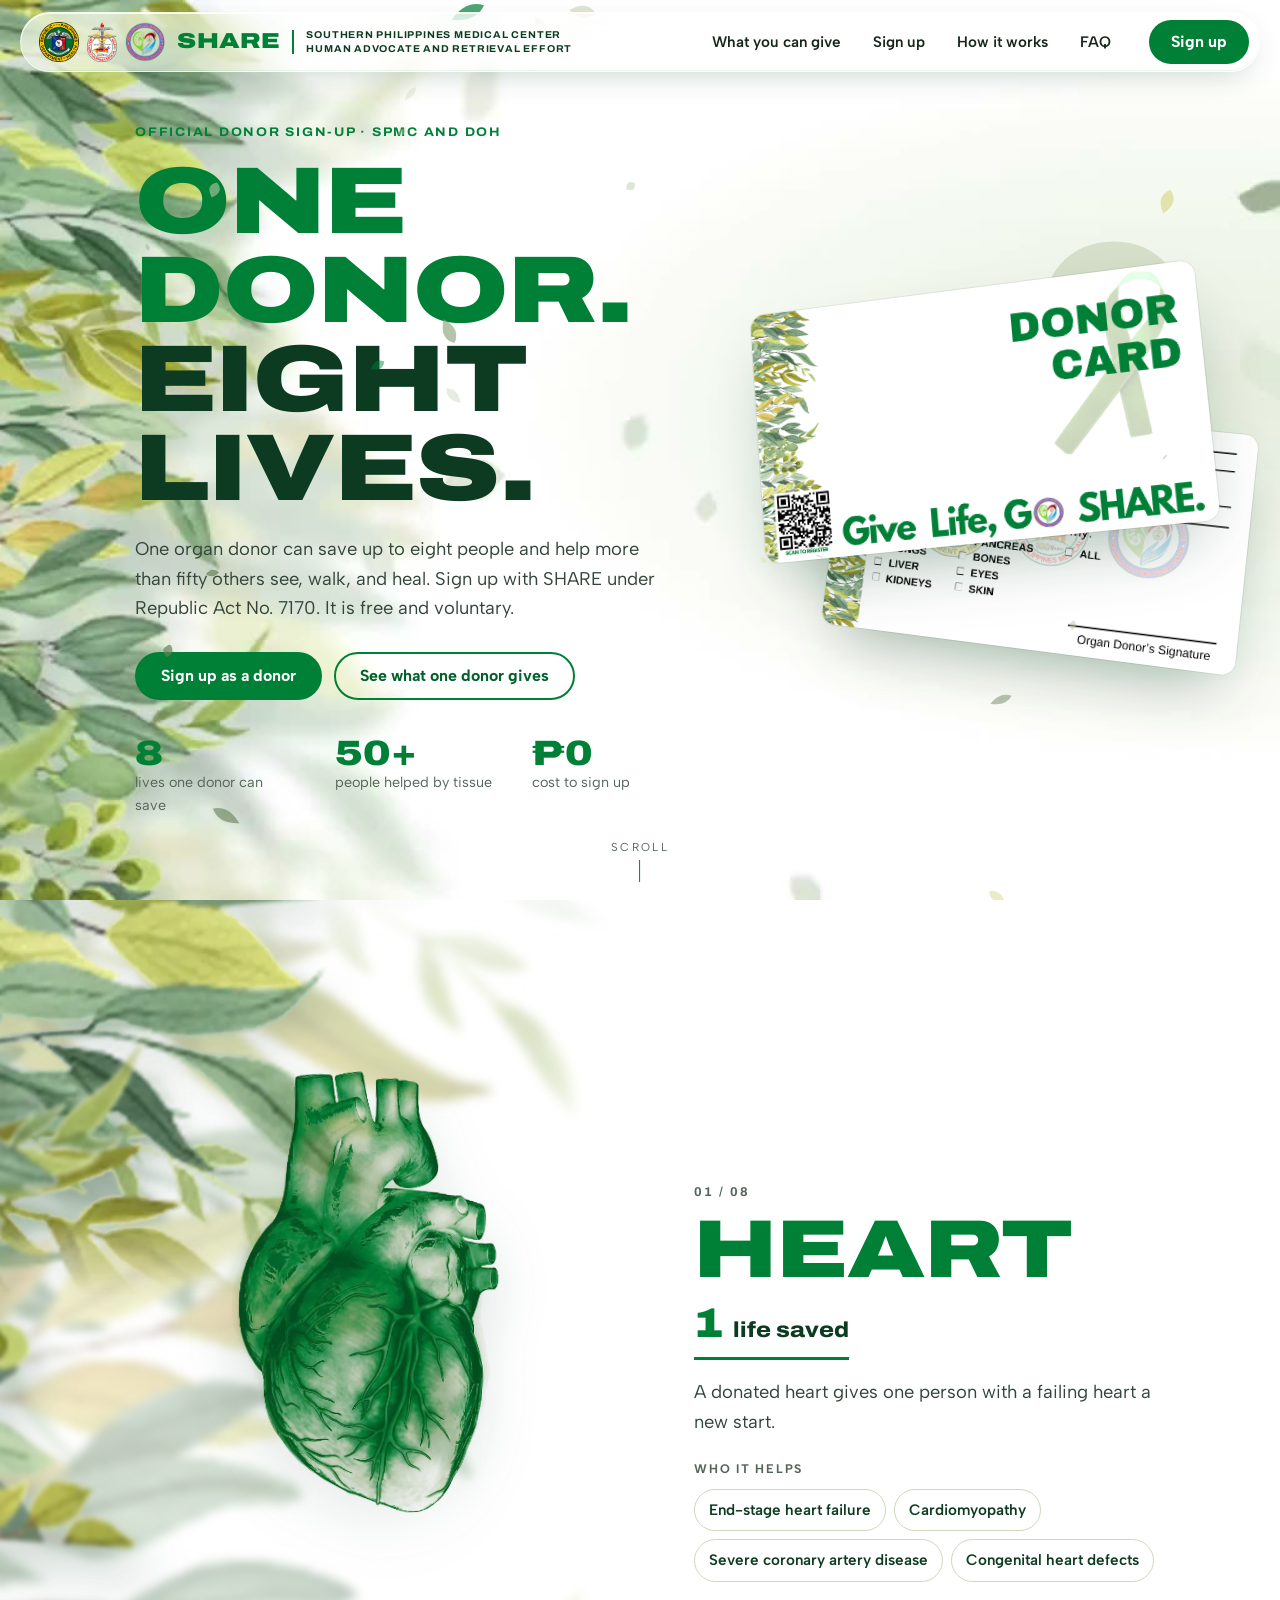
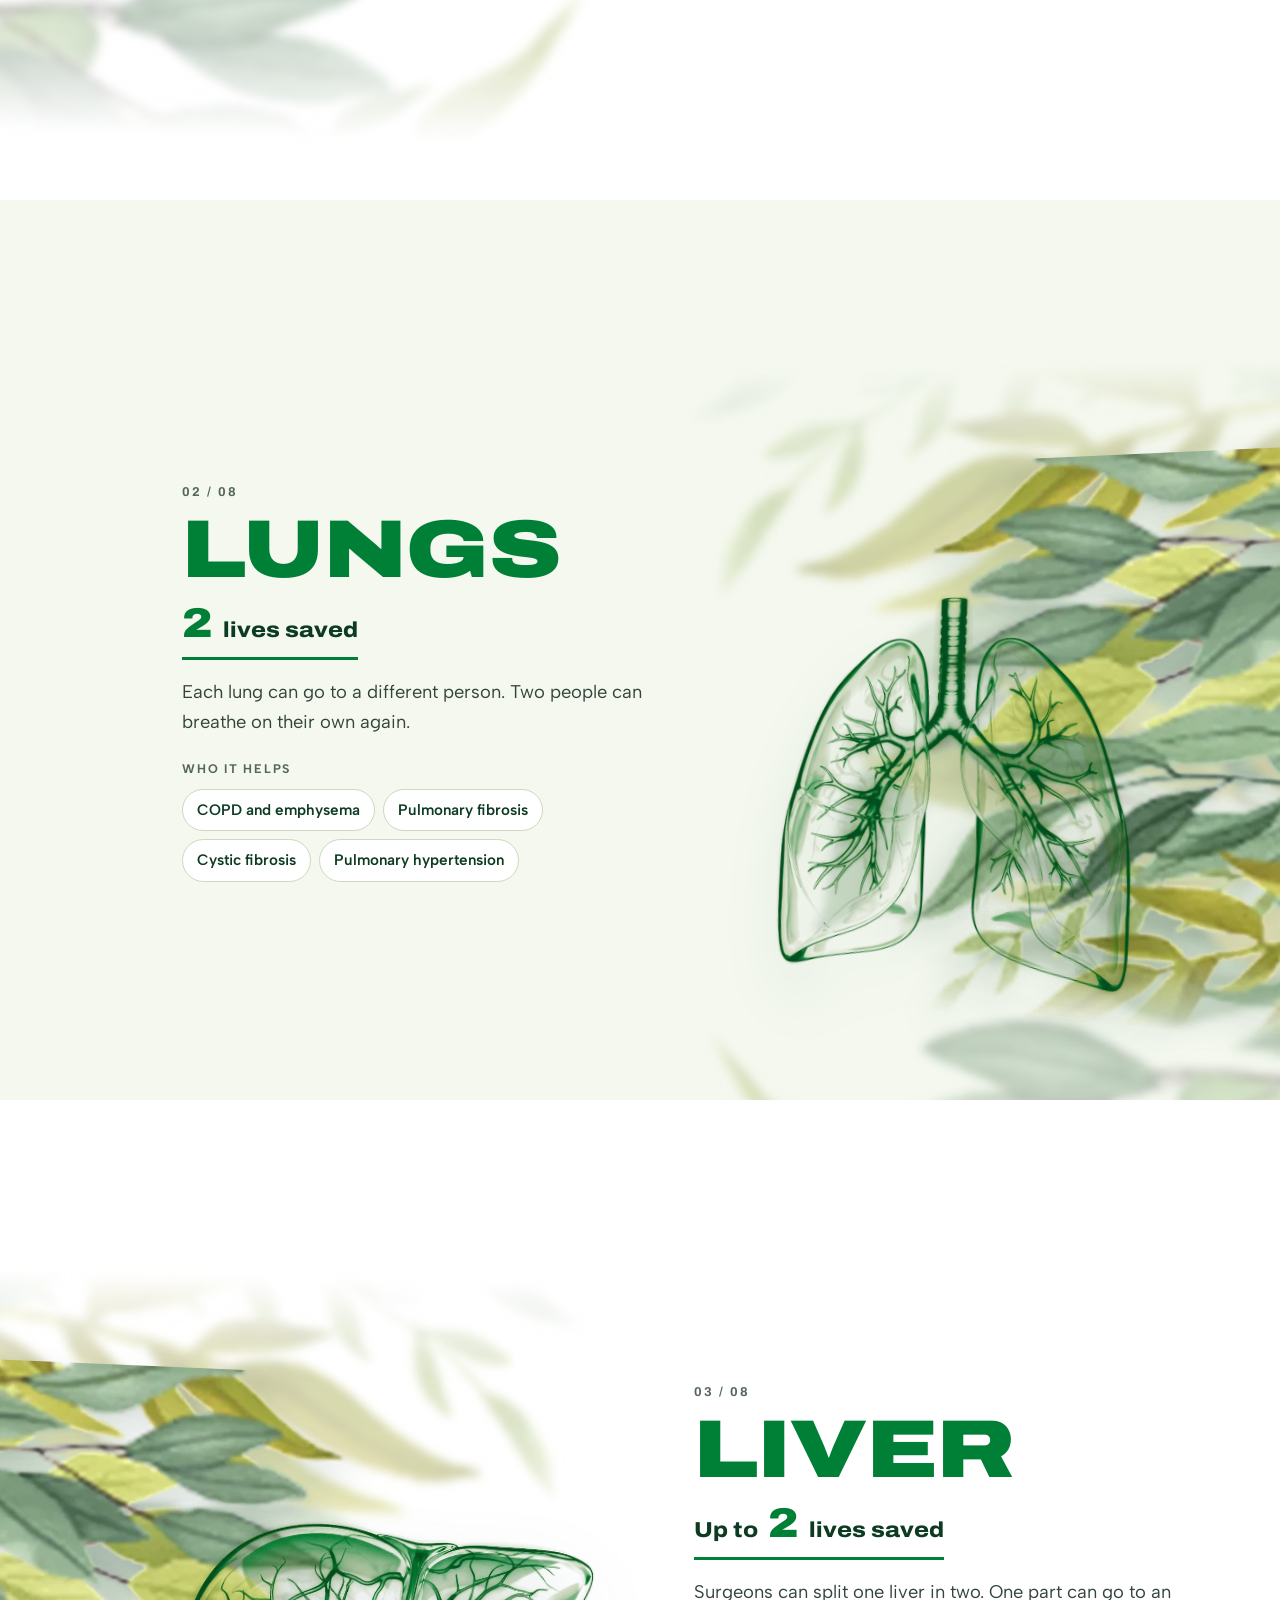
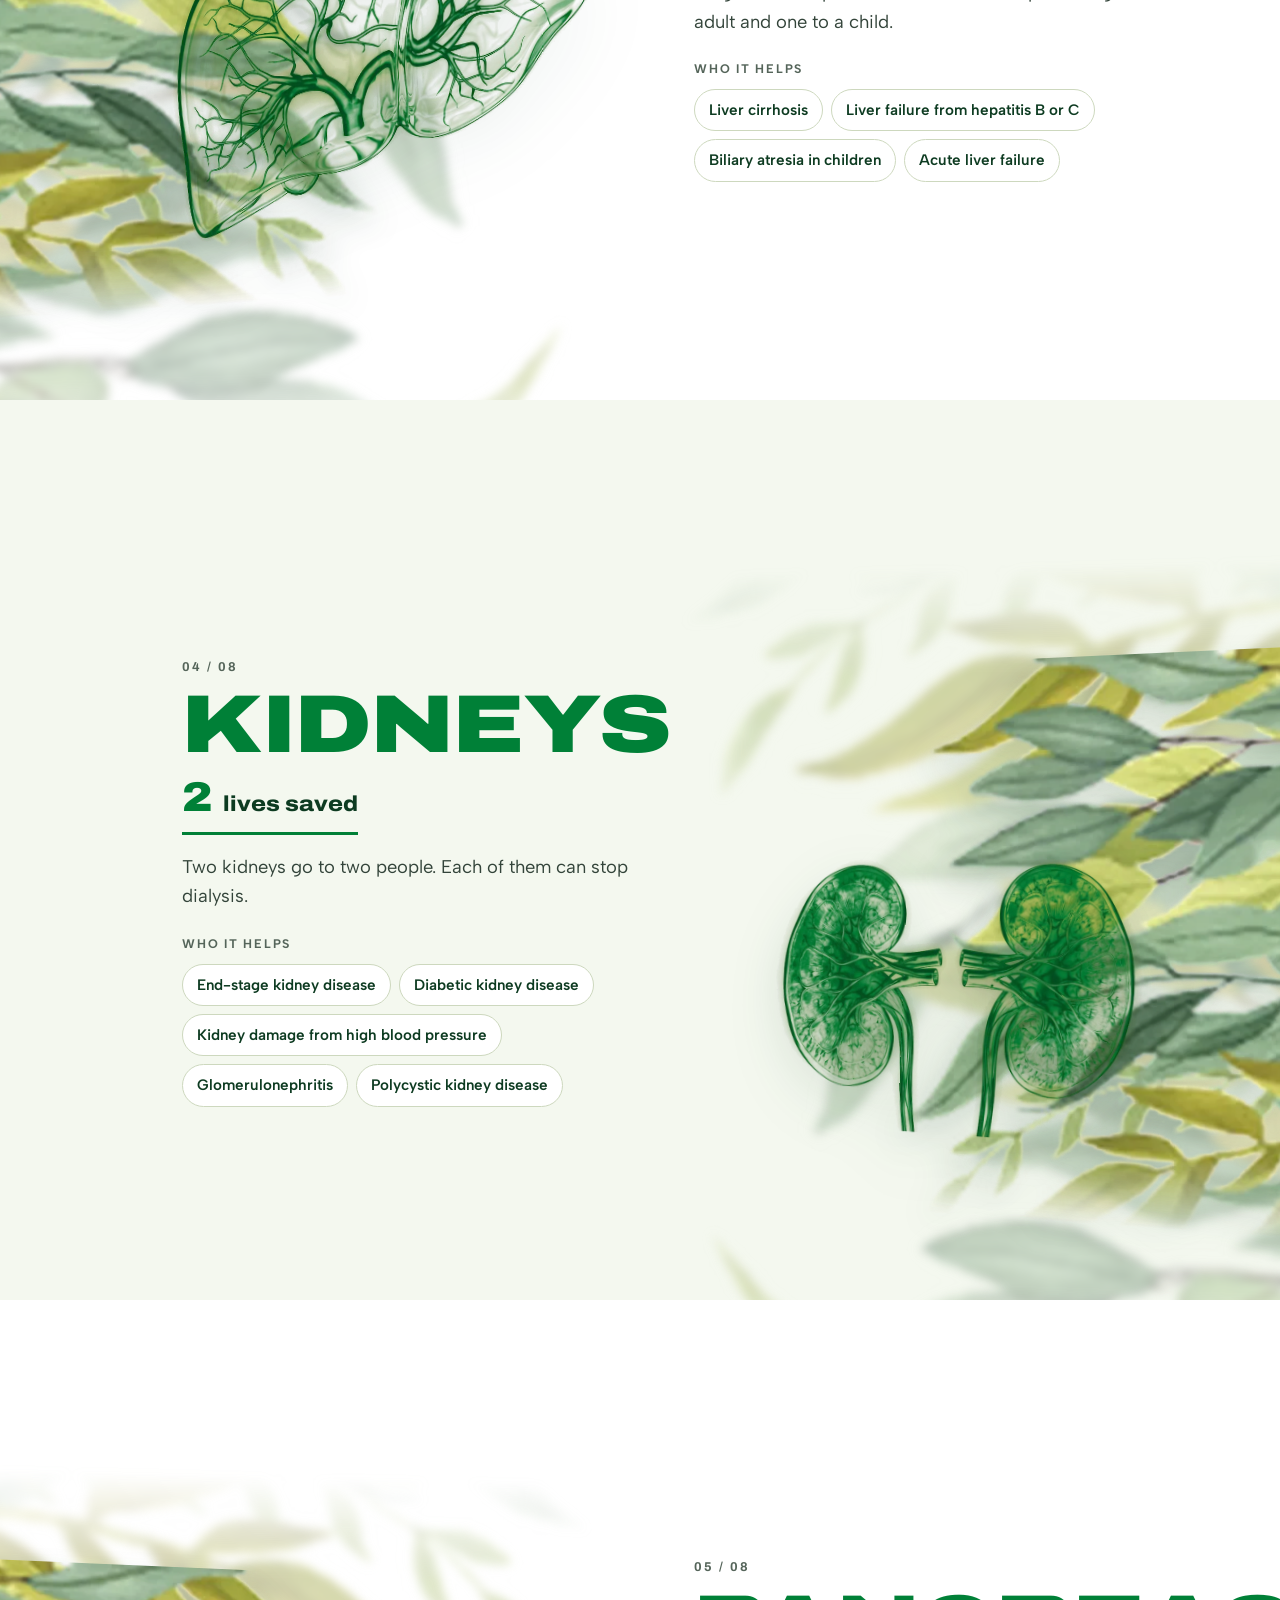
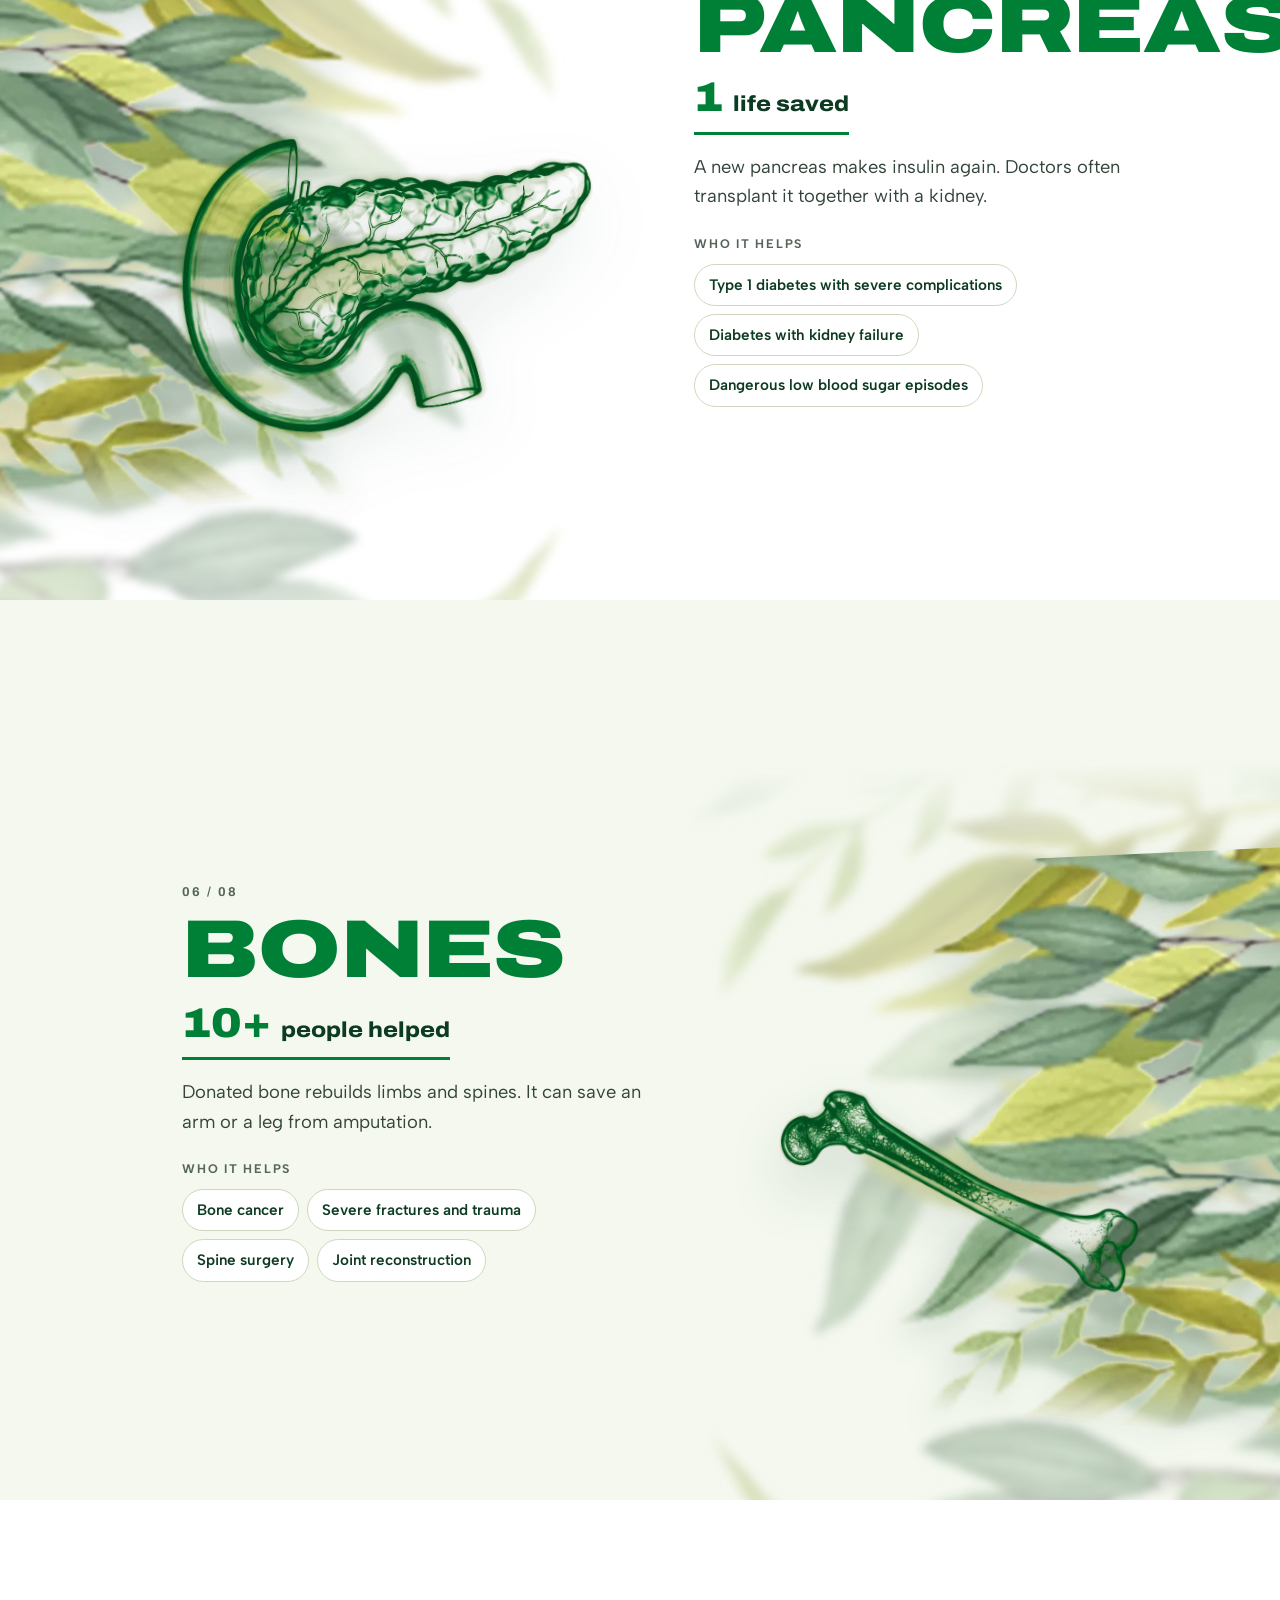
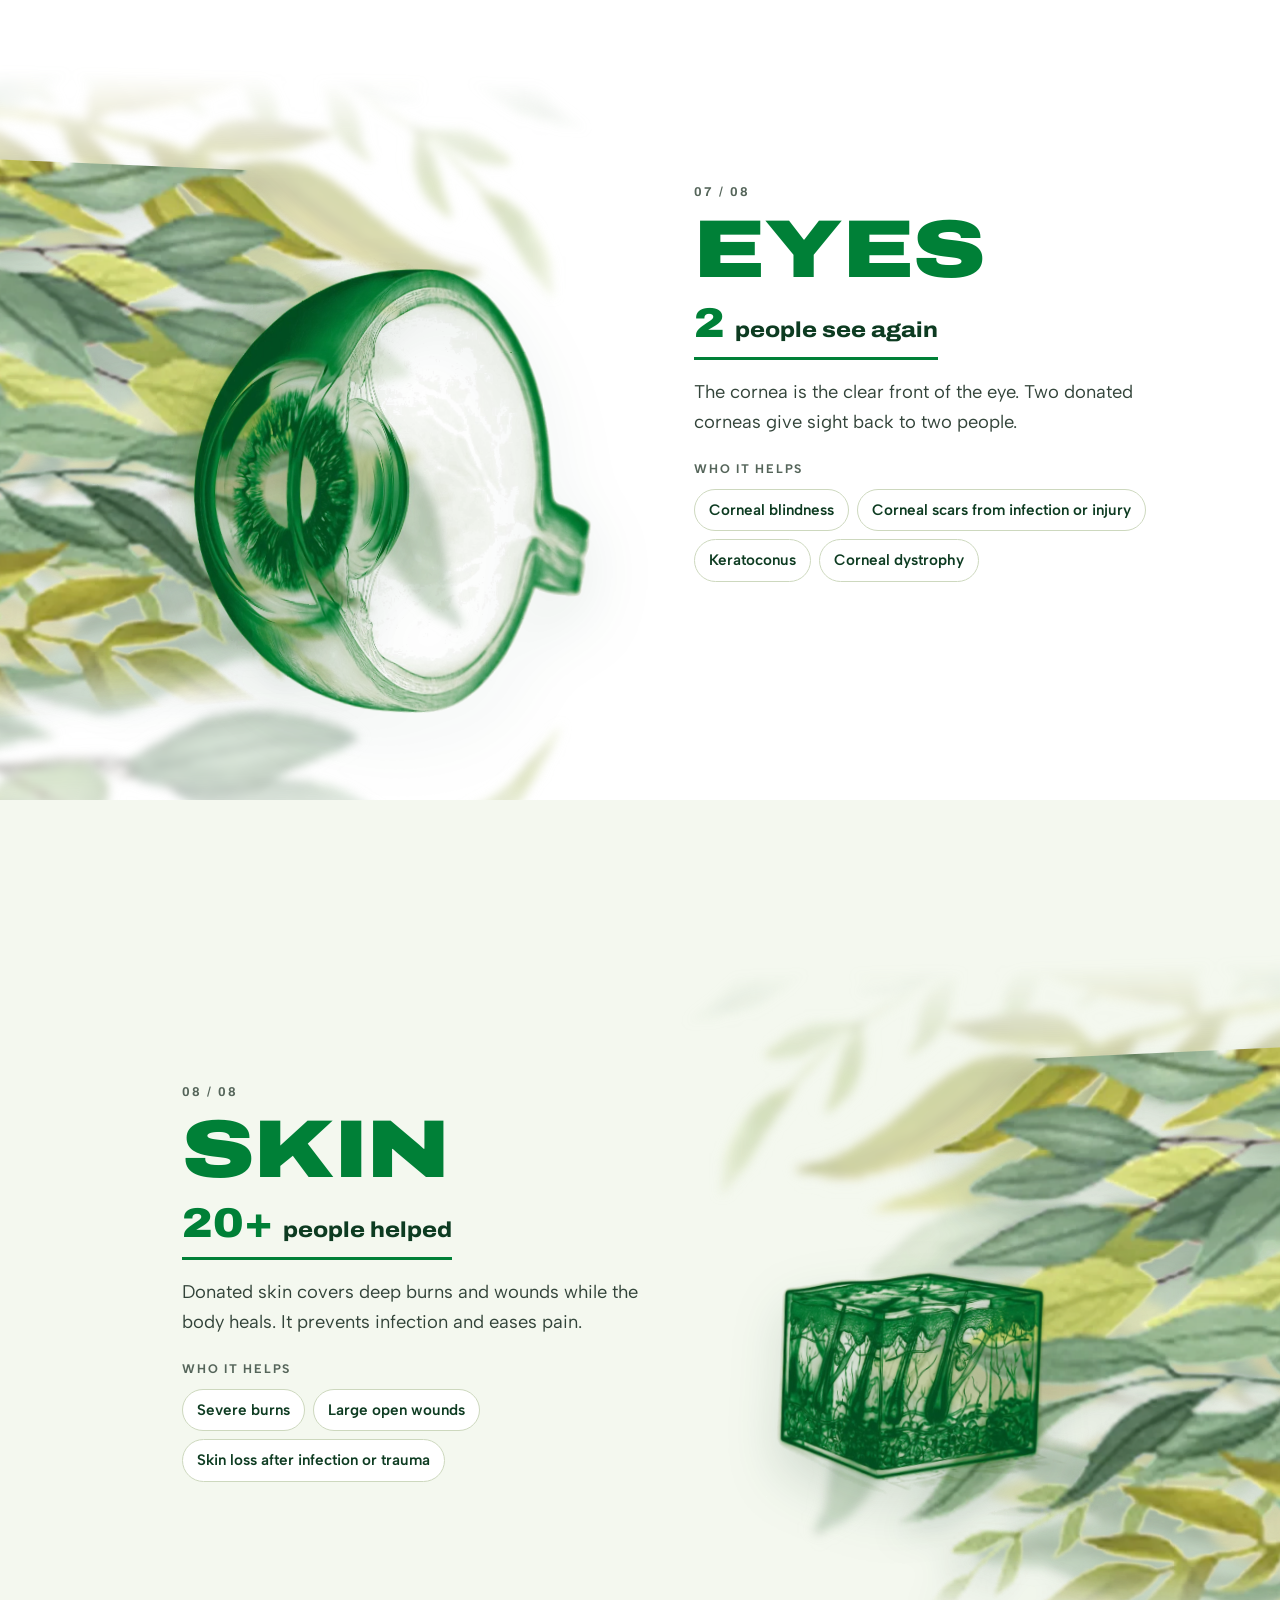
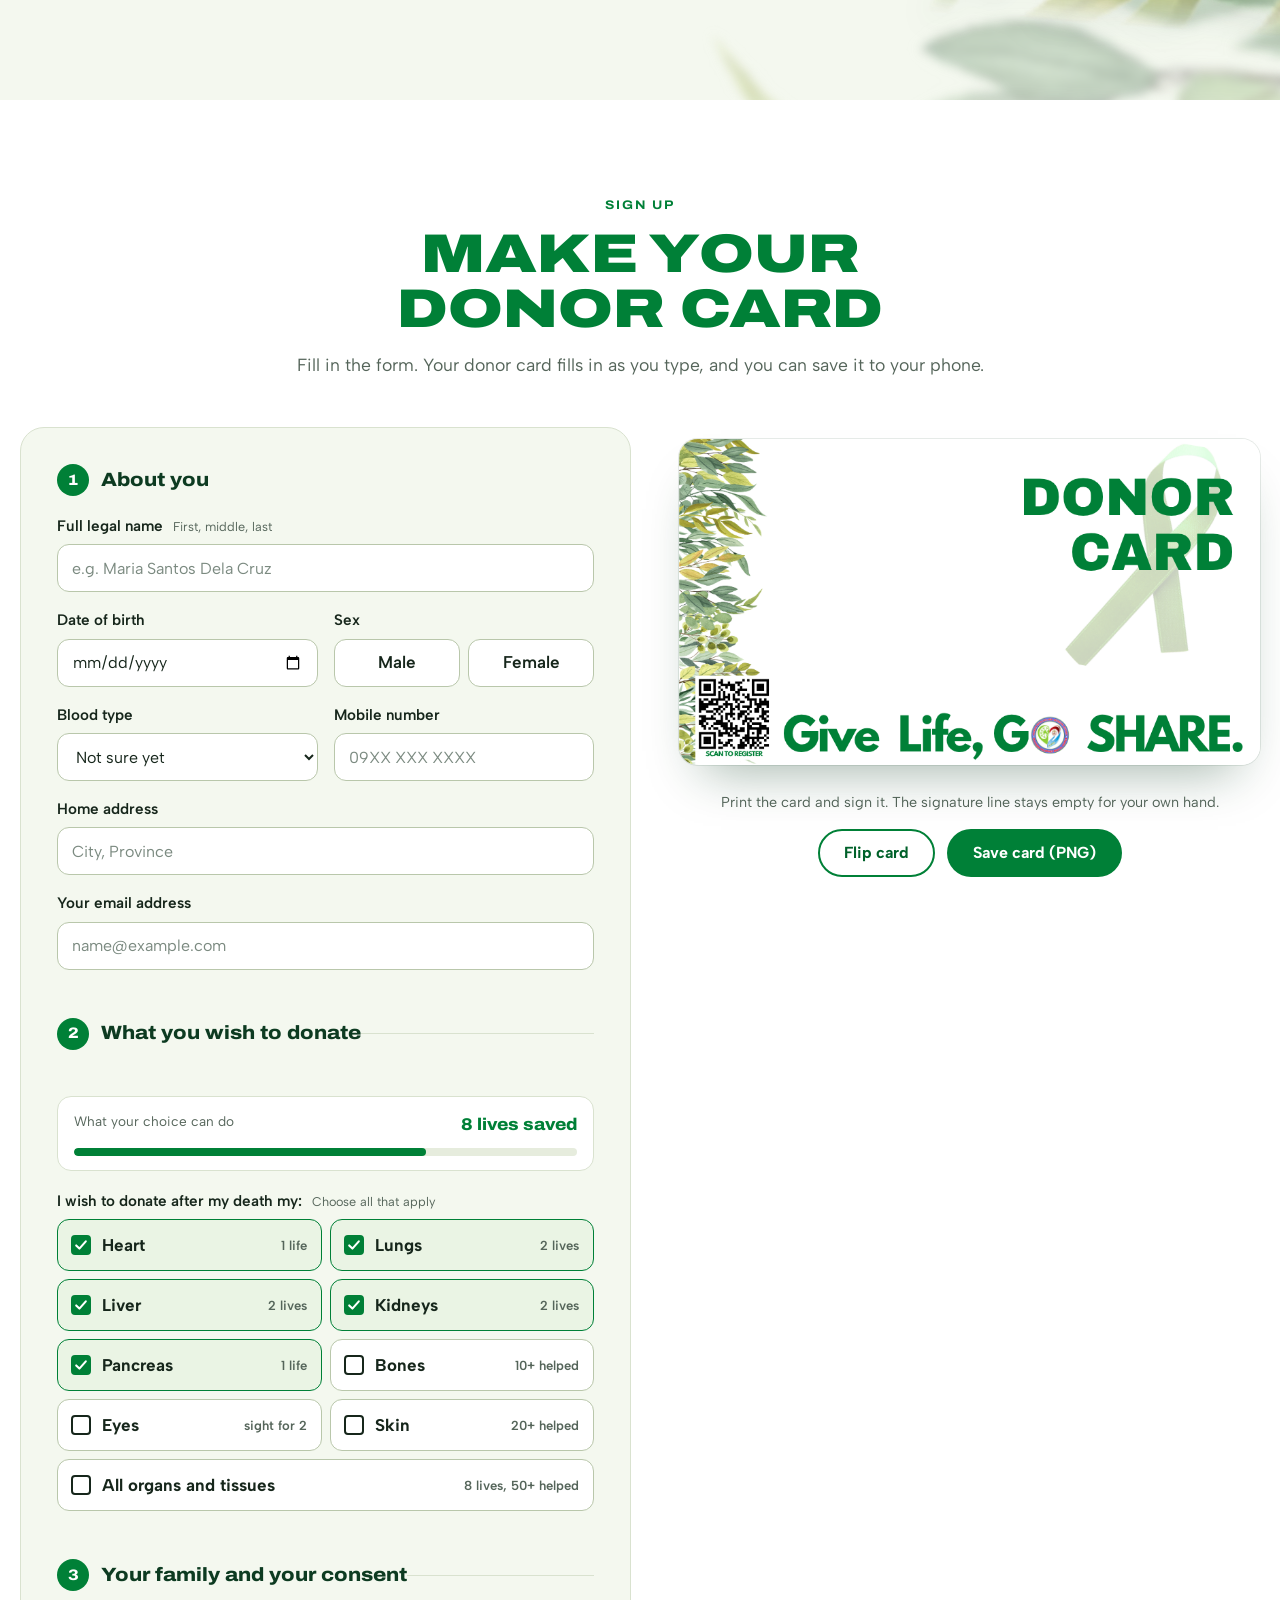
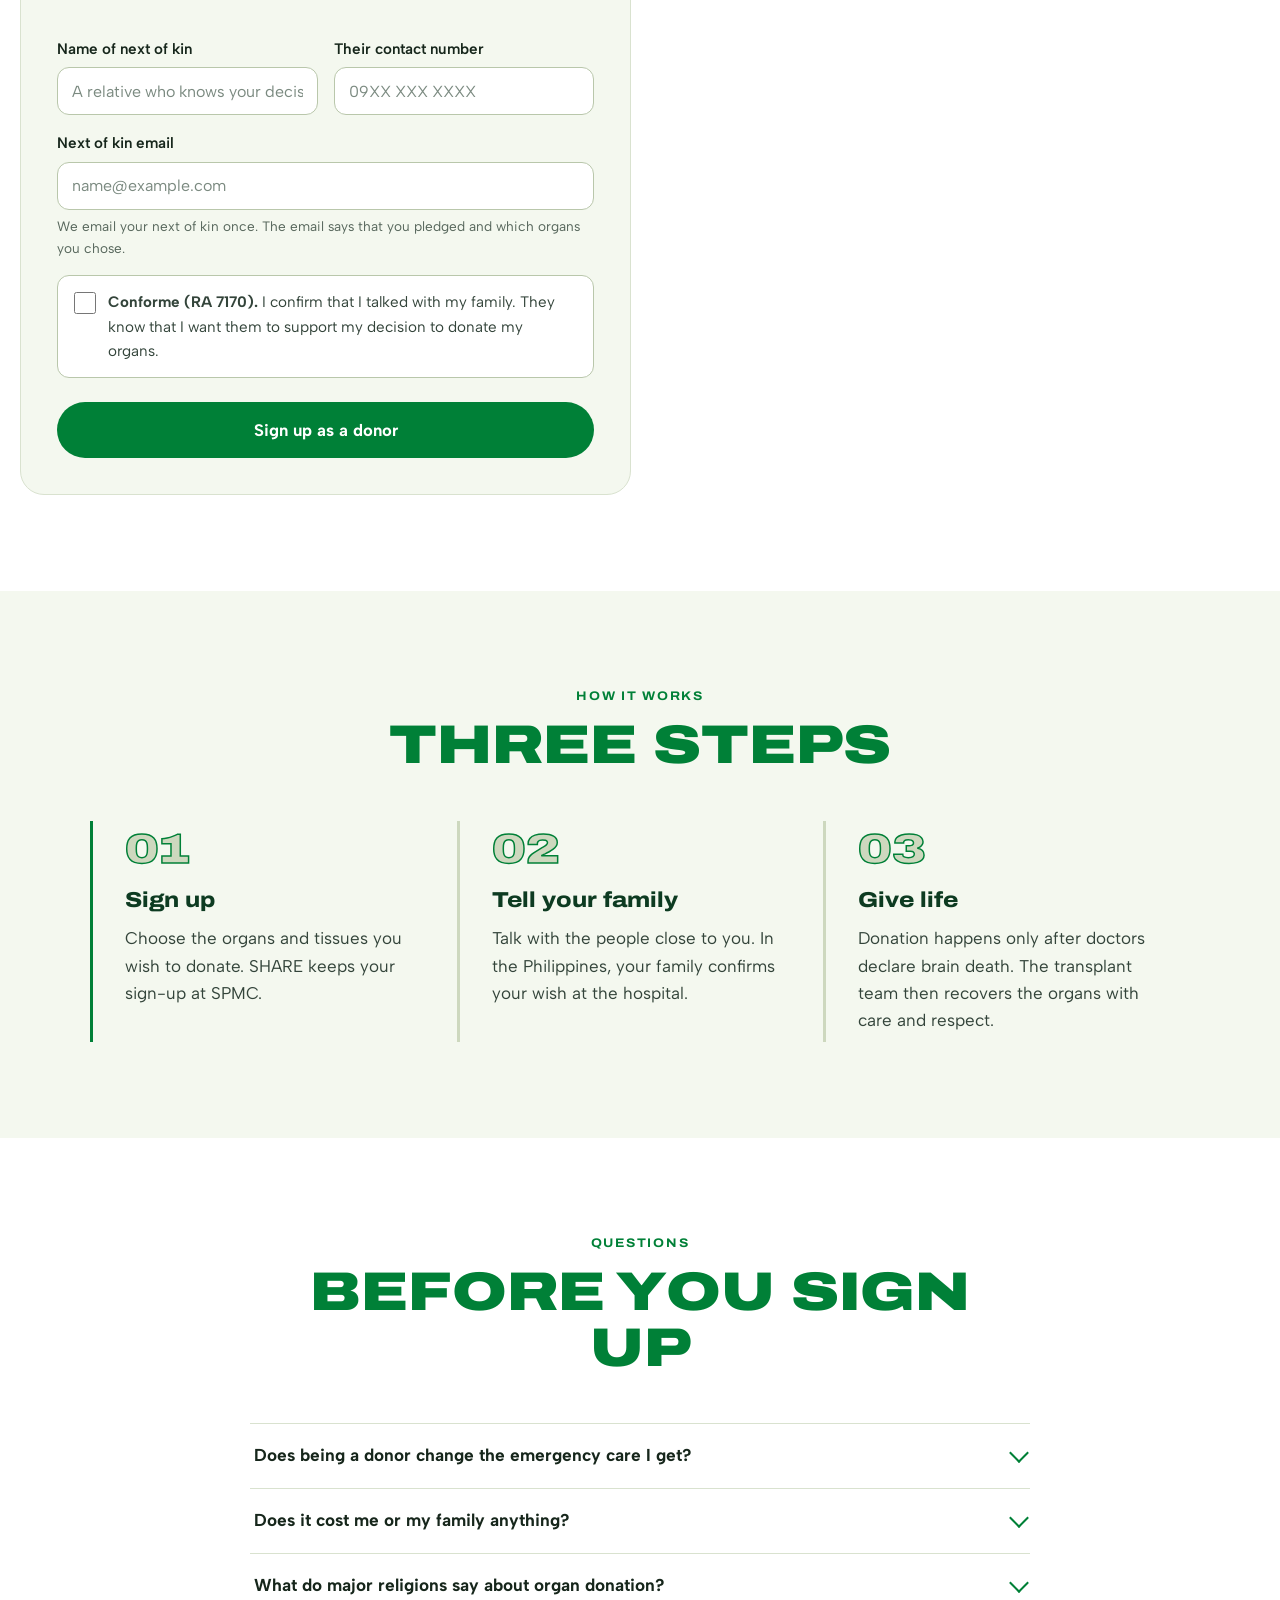
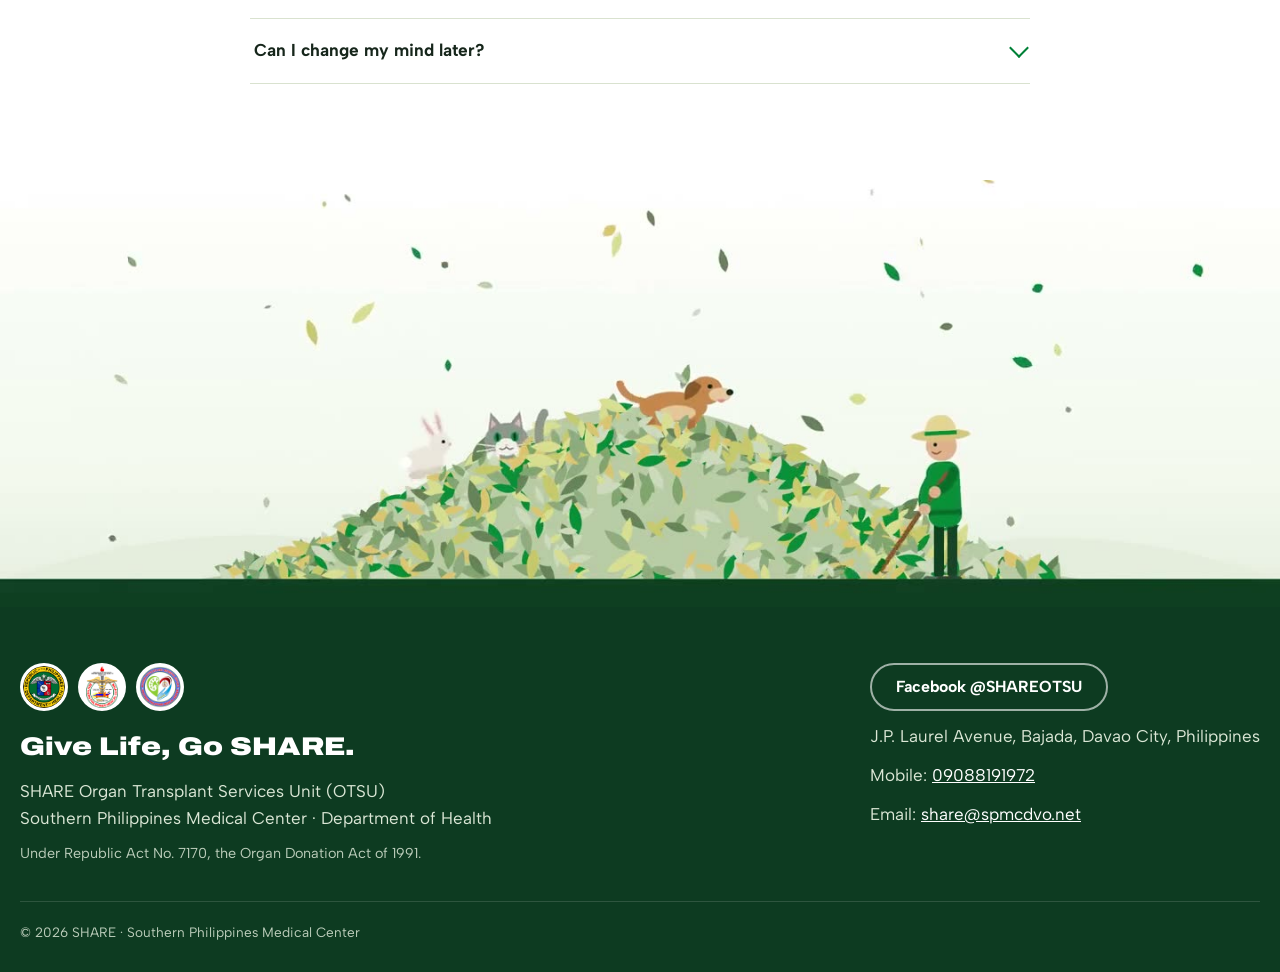
<file: index.html>
<!DOCTYPE html>
<html lang="en">
<head>
  <meta charset="UTF-8" />
  <meta name="viewport" content="width=device-width, initial-scale=1.0" />
  <title>Become an Organ Donor | SHARE — Southern Philippines Medical Center</title>
  <meta name="description" content="Official organ donor sign-up page of the SHARE Organ Transplant Services Unit, Southern Philippines Medical Center (SPMC) and Department of Health. See how many people each organ can help, sign up, and get your digital donor card." />
  <meta name="theme-color" content="#008037" />

  <link rel="preconnect" href="https://fonts.googleapis.com" />
  <link rel="preconnect" href="https://fonts.gstatic.com" crossorigin />
  <link href="https://fonts.googleapis.com/css2?family=Albert+Sans:wght@400;500;600;700&family=Archivo:wdth,wght@62..125,500..900&display=swap" rel="stylesheet" />

  <link rel="stylesheet" href="styles.css?v=14" />
</head>
<body>
  <a class="skip-link" href="#organs">Skip to the organs</a>

  <!-- Hidden iframe for background form submission fallback -->
  <iframe name="gform_target" id="gform_target" title="submission worker" tabindex="-1" style="display:none;"></iframe>

  <header class="site-nav" id="site-nav">
    <div class="nav-container">
      <a href="#top" class="nav-brand" aria-label="SHARE, Southern Philippines Medical Center Human Advocate and Retrieval Effort, home">
        <span class="brand-insignias">
          <img src="assets/doh_logo.png" alt="Department of Health" width="40" height="40" />
          <img src="assets/spmc_logo.png" alt="Southern Philippines Medical Center" width="30" height="40" />
          <img src="assets/share_logo.png" alt="SHARE" width="40" height="40" />
        </span>
        <span class="brand-name">SHARE</span>
        <span class="brand-full" aria-hidden="true">
          <span>Southern Philippines Medical Center</span>
          <span>Human Advocate and Retrieval Effort</span>
        </span>
      </a>

      <nav class="nav-menu" aria-label="Main navigation">
        <a href="#organs" class="nav-link">What you can give</a>
        <a href="#studio" class="nav-link">Sign up</a>
        <a href="#pathway" class="nav-link">How it works</a>
        <a href="#faq" class="nav-link">FAQ</a>
      </nav>

      <a href="#studio" class="btn btn-primary btn-nav">Sign up</a>
    </div>
  </header>

  <main id="top">
    <!-- HERO -->
    <section class="hero" id="hero">
      <video class="hero-loop" autoplay muted loop playsinline preload="metadata" poster="media/leaf-loop-poster.jpg" aria-hidden="true" tabindex="-1">
        <source src="media/leaf-loop.mp4" type="video/mp4" />
      </video>
      <div class="hero-grid">
        <div class="hero-copy">
          <p class="eyebrow">Official donor sign-up · SPMC and DOH</p>
          <h1 class="hero-title">One donor.<br /><span>Eight lives.</span></h1>
          <p class="hero-lede">
            One organ donor can save up to eight people and help more than fifty others see, walk, and heal. Sign up with SHARE under Republic Act No. 7170. It is free and voluntary.
          </p>
          <div class="hero-cta">
            <a href="#studio" class="btn btn-primary">Sign up as a donor</a>
            <a href="#organs" class="btn btn-ghost">See what one donor gives</a>
          </div>
          <dl class="hero-stats">
            <div><dt>8</dt><dd>lives one donor can save</dd></div>
            <div><dt>50+</dt><dd>people helped by tissue</dd></div>
            <div><dt>₱0</dt><dd>cost to sign up</dd></div>
          </dl>
        </div>

        <div class="hero-stage" id="hero-stage" aria-hidden="true">
          <svg class="hero-ribbon" viewBox="0 0 200 320">
            <path d="M100 18c-34 0-52 26-52 52 0 30 22 62 52 112 30-50 52-82 52-112 0-26-18-52-52-52zm0 34c14 0 22 9 22 20 0 16-10 34-22 54-12-20-22-38-22-54 0-11 8-20 22-20z" />
            <path d="M78 150 22 286l40-10 14 34 44-118z" />
            <path d="M122 150l56 136-40-10-14 34-44-118z" opacity=".78" />
          </svg>
          <div class="hero-cards" id="hero-cards">
            <img class="hero-card hero-card-back" src="assets/card-back.png" alt="" width="854" height="480" />
            <img class="hero-card hero-card-front" src="assets/card-front.png" alt="" width="854" height="480" />
          </div>
        </div>
      </div>
      <a class="scroll-cue" href="#organs"><span>Scroll</span></a>
    </section>

    <!-- ORGAN SCENES: one organ per screen -->
    <div class="scenes" id="organs">
      <nav class="scene-dots" aria-label="Organs">
        <a href="#organ-heart"><span>Heart</span></a>
        <a href="#organ-lungs"><span>Lungs</span></a>
        <a href="#organ-liver"><span>Liver</span></a>
        <a href="#organ-kidneys"><span>Kidneys</span></a>
        <a href="#organ-pancreas"><span>Pancreas</span></a>
        <a href="#organ-bones"><span>Bones</span></a>
        <a href="#organ-eyes"><span>Eyes</span></a>
        <a href="#organ-skin"><span>Skin</span></a>
      </nav>

      <section class="scene" id="organ-heart" data-scene>
        <div class="scene-stage" aria-hidden="true">
          <div class="scene-layer leaf leaf-far" style="--d:0.5"><img src="media/leaf-b.webp" alt="" loading="lazy" /></div>
          <div class="scene-layer leaf leaf-mid" style="--d:1.3"><img src="media/leaf-a.webp" alt="" loading="lazy" /></div>
          <div class="scene-layer scene-organ" style="--d:0.45"><img src="media/organs/heart.webp" alt="" width="909" height="909" /></div>
          <div class="scene-layer leaf leaf-near" style="--d:2.6"><img src="media/leaf-c.webp" alt="" loading="lazy" /></div>
        </div>
        <div class="scene-copy">
          <p class="scene-index">01 / 08</p>
          <h2 class="scene-title">Heart</h2>
          <p class="scene-saves"><strong>1</strong> life saved</p>
          <p class="scene-lede">A donated heart gives one person with a failing heart a new start.</p>
          <h3 class="scene-sub">Who it helps</h3>
          <ul class="scene-conditions">
            <li>End-stage heart failure</li>
            <li>Cardiomyopathy</li>
            <li>Severe coronary artery disease</li>
            <li>Congenital heart defects</li>
          </ul>
        </div>
      </section>

      <section class="scene scene-flip" id="organ-lungs" data-scene>
        <div class="scene-stage" aria-hidden="true">
          <div class="scene-layer leaf leaf-far" style="--d:0.5"><img src="media/leaf-b.webp" alt="" loading="lazy" /></div>
          <div class="scene-layer leaf leaf-mid" style="--d:1.3"><img src="media/leaf-a.webp" alt="" loading="lazy" /></div>
          <div class="scene-layer scene-organ" style="--d:0.45"><img src="media/organs/lungs.webp" alt="" width="960" height="960" loading="lazy" /></div>
          <div class="scene-layer leaf leaf-near" style="--d:2.6"><img src="media/leaf-c.webp" alt="" loading="lazy" /></div>
        </div>
        <div class="scene-copy">
          <p class="scene-index">02 / 08</p>
          <h2 class="scene-title">Lungs</h2>
          <p class="scene-saves"><strong>2</strong> lives saved</p>
          <p class="scene-lede">Each lung can go to a different person. Two people can breathe on their own again.</p>
          <h3 class="scene-sub">Who it helps</h3>
          <ul class="scene-conditions">
            <li>COPD and emphysema</li>
            <li>Pulmonary fibrosis</li>
            <li>Cystic fibrosis</li>
            <li>Pulmonary hypertension</li>
          </ul>
        </div>
      </section>

      <section class="scene" id="organ-liver" data-scene>
        <div class="scene-stage" aria-hidden="true">
          <div class="scene-layer leaf leaf-far" style="--d:0.5"><img src="media/leaf-b.webp" alt="" loading="lazy" /></div>
          <div class="scene-layer leaf leaf-mid" style="--d:1.3"><img src="media/leaf-a.webp" alt="" loading="lazy" /></div>
          <div class="scene-layer scene-organ" style="--d:0.45"><img src="media/organs/liver.webp" alt="" width="960" height="960" loading="lazy" /></div>
          <div class="scene-layer leaf leaf-near" style="--d:2.6"><img src="media/leaf-c.webp" alt="" loading="lazy" /></div>
        </div>
        <div class="scene-copy">
          <p class="scene-index">03 / 08</p>
          <h2 class="scene-title">Liver</h2>
          <p class="scene-saves">Up to <strong>2</strong> lives saved</p>
          <p class="scene-lede">Surgeons can split one liver in two. One part can go to an adult and one to a child.</p>
          <h3 class="scene-sub">Who it helps</h3>
          <ul class="scene-conditions">
            <li>Liver cirrhosis</li>
            <li>Liver failure from hepatitis B or C</li>
            <li>Biliary atresia in children</li>
            <li>Acute liver failure</li>
          </ul>
        </div>
      </section>

      <section class="scene scene-flip" id="organ-kidneys" data-scene>
        <div class="scene-stage" aria-hidden="true">
          <div class="scene-layer leaf leaf-far" style="--d:0.5"><img src="media/leaf-b.webp" alt="" loading="lazy" /></div>
          <div class="scene-layer leaf leaf-mid" style="--d:1.3"><img src="media/leaf-a.webp" alt="" loading="lazy" /></div>
          <div class="scene-layer scene-organ" style="--d:0.45"><img src="media/organs/kidneys.webp" alt="" width="960" height="960" loading="lazy" /></div>
          <div class="scene-layer leaf leaf-near" style="--d:2.6"><img src="media/leaf-c.webp" alt="" loading="lazy" /></div>
        </div>
        <div class="scene-copy">
          <p class="scene-index">04 / 08</p>
          <h2 class="scene-title">Kidneys</h2>
          <p class="scene-saves"><strong>2</strong> lives saved</p>
          <p class="scene-lede">Two kidneys go to two people. Each of them can stop dialysis.</p>
          <h3 class="scene-sub">Who it helps</h3>
          <ul class="scene-conditions">
            <li>End-stage kidney disease</li>
            <li>Diabetic kidney disease</li>
            <li>Kidney damage from high blood pressure</li>
            <li>Glomerulonephritis</li>
            <li>Polycystic kidney disease</li>
          </ul>
        </div>
      </section>

      <section class="scene" id="organ-pancreas" data-scene>
        <div class="scene-stage" aria-hidden="true">
          <div class="scene-layer leaf leaf-far" style="--d:0.5"><img src="media/leaf-b.webp" alt="" loading="lazy" /></div>
          <div class="scene-layer leaf leaf-mid" style="--d:1.3"><img src="media/leaf-a.webp" alt="" loading="lazy" /></div>
          <div class="scene-layer scene-organ" style="--d:0.45"><img src="media/organs/pancreas.webp" alt="" width="960" height="960" loading="lazy" /></div>
          <div class="scene-layer leaf leaf-near" style="--d:2.6"><img src="media/leaf-c.webp" alt="" loading="lazy" /></div>
        </div>
        <div class="scene-copy">
          <p class="scene-index">05 / 08</p>
          <h2 class="scene-title">Pancreas</h2>
          <p class="scene-saves"><strong>1</strong> life saved</p>
          <p class="scene-lede">A new pancreas makes insulin again. Doctors often transplant it together with a kidney.</p>
          <h3 class="scene-sub">Who it helps</h3>
          <ul class="scene-conditions">
            <li>Type 1 diabetes with severe complications</li>
            <li>Diabetes with kidney failure</li>
            <li>Dangerous low blood sugar episodes</li>
          </ul>
        </div>
      </section>

      <section class="scene scene-flip" id="organ-bones" data-scene>
        <div class="scene-stage" aria-hidden="true">
          <div class="scene-layer leaf leaf-far" style="--d:0.5"><img src="media/leaf-b.webp" alt="" loading="lazy" /></div>
          <div class="scene-layer leaf leaf-mid" style="--d:1.3"><img src="media/leaf-a.webp" alt="" loading="lazy" /></div>
          <div class="scene-layer scene-organ" style="--d:0.45"><img src="media/organs/bones.webp" alt="" width="960" height="960" loading="lazy" /></div>
          <div class="scene-layer leaf leaf-near" style="--d:2.6"><img src="media/leaf-c.webp" alt="" loading="lazy" /></div>
        </div>
        <div class="scene-copy">
          <p class="scene-index">06 / 08</p>
          <h2 class="scene-title">Bones</h2>
          <p class="scene-saves"><strong>10+</strong> people helped</p>
          <p class="scene-lede">Donated bone rebuilds limbs and spines. It can save an arm or a leg from amputation.</p>
          <h3 class="scene-sub">Who it helps</h3>
          <ul class="scene-conditions">
            <li>Bone cancer</li>
            <li>Severe fractures and trauma</li>
            <li>Spine surgery</li>
            <li>Joint reconstruction</li>
          </ul>
        </div>
      </section>

      <section class="scene" id="organ-eyes" data-scene>
        <div class="scene-stage" aria-hidden="true">
          <div class="scene-layer leaf leaf-far" style="--d:0.5"><img src="media/leaf-b.webp" alt="" loading="lazy" /></div>
          <div class="scene-layer leaf leaf-mid" style="--d:1.3"><img src="media/leaf-a.webp" alt="" loading="lazy" /></div>
          <div class="scene-layer scene-organ" style="--d:0.45"><img src="media/organs/eyes.webp" alt="" width="939" height="939" loading="lazy" /></div>
          <div class="scene-layer leaf leaf-near" style="--d:2.6"><img src="media/leaf-c.webp" alt="" loading="lazy" /></div>
        </div>
        <div class="scene-copy">
          <p class="scene-index">07 / 08</p>
          <h2 class="scene-title">Eyes</h2>
          <p class="scene-saves"><strong>2</strong> people see again</p>
          <p class="scene-lede">The cornea is the clear front of the eye. Two donated corneas give sight back to two people.</p>
          <h3 class="scene-sub">Who it helps</h3>
          <ul class="scene-conditions">
            <li>Corneal blindness</li>
            <li>Corneal scars from infection or injury</li>
            <li>Keratoconus</li>
            <li>Corneal dystrophy</li>
          </ul>
        </div>
      </section>

      <section class="scene scene-flip" id="organ-skin" data-scene>
        <div class="scene-stage" aria-hidden="true">
          <div class="scene-layer leaf leaf-far" style="--d:0.5"><img src="media/leaf-b.webp" alt="" loading="lazy" /></div>
          <div class="scene-layer leaf leaf-mid" style="--d:1.3"><img src="media/leaf-a.webp" alt="" loading="lazy" /></div>
          <div class="scene-layer scene-organ" style="--d:0.45"><img src="media/organs/skin.webp" alt="" width="960" height="960" loading="lazy" /></div>
          <div class="scene-layer leaf leaf-near" style="--d:2.6"><img src="media/leaf-c.webp" alt="" loading="lazy" /></div>
        </div>
        <div class="scene-copy">
          <p class="scene-index">08 / 08</p>
          <h2 class="scene-title">Skin</h2>
          <p class="scene-saves"><strong>20+</strong> people helped</p>
          <p class="scene-lede">Donated skin covers deep burns and wounds while the body heals. It prevents infection and eases pain.</p>
          <h3 class="scene-sub">Who it helps</h3>
          <ul class="scene-conditions">
            <li>Severe burns</li>
            <li>Large open wounds</li>
            <li>Skin loss after infection or trauma</li>
          </ul>
        </div>
      </section>
    </div>

    <!-- SIGN-UP + DIGITAL DONOR CARD -->
    <section class="studio" id="studio">
      <div class="studio-container">
        <header class="section-header" data-reveal>
          <p class="eyebrow">Sign up</p>
          <h2 class="section-title">Make your donor card</h2>
          <p class="section-subtitle">Fill in the form. Your donor card fills in as you type, and you can save it to your phone.</p>
        </header>

        <div class="studio-grid">
          <div class="form-deck" data-reveal>
            <form id="donor-form" method="POST" target="gform_target" novalidate>
              <fieldset class="form-step">
                <legend><span class="step-pill">1</span> About you</legend>

                <div class="form-group">
                  <label class="form-label" for="fullName">Full legal name <small>First, middle, last</small></label>
                  <input type="text" id="fullName" name="fullName" class="form-control" placeholder="e.g. Maria Santos Dela Cruz" autocomplete="name" required />
                </div>

                <div class="form-row">
                  <div class="form-group">
                    <label class="form-label" for="birthday">Date of birth</label>
                    <input type="date" id="birthday" name="birthday" class="form-control" required />
                  </div>
                  <div class="form-group">
                    <span class="form-label" id="sex-label">Sex</span>
                    <div class="radio-chips" role="radiogroup" aria-labelledby="sex-label">
                      <label class="radio-chip"><input type="radio" name="sex" value="Male" required /><span>Male</span></label>
                      <label class="radio-chip"><input type="radio" name="sex" value="Female" /><span>Female</span></label>
                    </div>
                  </div>
                </div>

                <div class="form-row">
                  <div class="form-group">
                    <label class="form-label" for="bloodType">Blood type</label>
                    <select id="bloodType" name="bloodType" class="form-control">
                      <option value="">Not sure yet</option>
                      <option value="O+">O+</option>
                      <option value="O-">O-</option>
                      <option value="A+">A+</option>
                      <option value="A-">A-</option>
                      <option value="B+">B+</option>
                      <option value="B-">B-</option>
                      <option value="AB+">AB+</option>
                      <option value="AB-">AB-</option>
                    </select>
                  </div>
                  <div class="form-group">
                    <label class="form-label" for="mobile">Mobile number</label>
                    <input type="tel" id="mobile" name="mobile" class="form-control" placeholder="09XX XXX XXXX" inputmode="tel" autocomplete="tel" required />
                  </div>
                </div>

                <div class="form-group">
                  <label class="form-label" for="address">Home address</label>
                  <input type="text" id="address" name="address" class="form-control" placeholder="City, Province" autocomplete="street-address" required />
                </div>

                <div class="form-group">
                  <label class="form-label" for="email">Your email address</label>
                  <input type="email" id="email" name="email" class="form-control" placeholder="name@example.com" autocomplete="email" required />
                </div>
              </fieldset>

              <fieldset class="form-step">
                <legend><span class="step-pill">2</span> What you wish to donate</legend>

                <div class="impact-meter" id="pledge-impact-meter">
                  <div class="meter-header">
                    <span class="meter-title">What your choice can do</span>
                    <strong class="meter-counter" id="meter-counter-display" aria-live="polite">8 lives saved</strong>
                  </div>
                  <div class="meter-track"><div class="meter-fill" id="meter-fill-bar" style="width: 100%;"></div></div>
                </div>

                <div class="form-group" id="organs-group">
                  <span class="form-label">I wish to donate after my death my: <small>Choose all that apply</small></span>

                  <div class="organ-check-grid">
                    <label class="organ-check-item" data-lives="1" data-healed="0">
                      <input type="checkbox" name="organs" value="Heart" checked />
                      <span>Heart <em>1 life</em></span>
                    </label>
                    <label class="organ-check-item" data-lives="2" data-healed="0">
                      <input type="checkbox" name="organs" value="Lungs" checked />
                      <span>Lungs <em>2 lives</em></span>
                    </label>
                    <label class="organ-check-item" data-lives="2" data-healed="0">
                      <input type="checkbox" name="organs" value="Liver" checked />
                      <span>Liver <em>2 lives</em></span>
                    </label>
                    <label class="organ-check-item" data-lives="2" data-healed="0">
                      <input type="checkbox" name="organs" value="Kidneys" checked />
                      <span>Kidneys <em>2 lives</em></span>
                    </label>
                    <label class="organ-check-item" data-lives="1" data-healed="0">
                      <input type="checkbox" name="organs" value="Pancreas" checked />
                      <span>Pancreas <em>1 life</em></span>
                    </label>
                    <label class="organ-check-item" data-lives="0" data-healed="10">
                      <input type="checkbox" name="organs" value="Bones" />
                      <span>Bones <em>10+ helped</em></span>
                    </label>
                    <label class="organ-check-item" data-lives="0" data-healed="2">
                      <input type="checkbox" name="organs" value="Eyes" />
                      <span>Eyes <em>sight for 2</em></span>
                    </label>
                    <label class="organ-check-item" data-lives="0" data-healed="20">
                      <input type="checkbox" name="organs" value="Skin" />
                      <span>Skin <em>20+ helped</em></span>
                    </label>
                    <label class="organ-check-item item-all">
                      <input type="checkbox" id="all-organs" name="organs" value="All organs and tissues to be used for transplantation, research, or education" />
                      <span>All organs and tissues <em>8 lives, 50+ helped</em></span>
                    </label>
                  </div>
                  <p id="organs-error" class="form-error" role="alert" hidden>Choose at least one organ or tissue.</p>
                </div>
              </fieldset>

              <fieldset class="form-step">
                <legend><span class="step-pill">3</span> Your family and your consent</legend>

                <div class="form-row">
                  <div class="form-group">
                    <label class="form-label" for="contactName">Name of next of kin</label>
                    <input type="text" id="contactName" name="contactName" class="form-control" placeholder="A relative who knows your decision" required />
                  </div>
                  <div class="form-group">
                    <label class="form-label" for="contactNumber">Their contact number</label>
                    <input type="tel" id="contactNumber" name="contactNumber" class="form-control" placeholder="09XX XXX XXXX" inputmode="tel" required />
                  </div>
                </div>

                <div class="form-group">
                  <label class="form-label" for="nextOfKinEmail">Next of kin email</label>
                  <input type="email" id="nextOfKinEmail" name="nextOfKinEmail" class="form-control" placeholder="name@example.com" autocomplete="off" required />
                  <p class="form-hint">We email your next of kin once. The email says that you pledged and which organs you chose.</p>
                </div>

                <label class="conforme">
                  <input type="checkbox" name="conforme" value="I confirm that I have had a conversation with my family so that they know that I want them to support my organ donation decision" required />
                  <span><strong>Conforme (RA 7170).</strong> I confirm that I talked with my family. They know that I want them to support my decision to donate my organs.</span>
                </label>
              </fieldset>

              <button type="submit" id="submit-btn" class="btn btn-primary btn-block">Sign up as a donor</button>
              <p id="submit-error" class="form-error" role="alert" hidden>We could not send your sign-up. Check your connection and try again. Your answers are still in the form.</p>
            </form>

            <div id="thank-you" class="thank-you" hidden>
              <h2 class="ty-title">You are signed up. Thank you.</h2>
              <p class="ty-body">SHARE at Southern Philippines Medical Center has your sign-up. Save your donor card, sign it, and tell your family where you keep it.</p>
              <div class="ty-actions">
                <button type="button" class="btn btn-primary" id="btn-save-card-thankyou">Save my donor card</button>
                <a href="#top" class="btn btn-ghost">Back to top</a>
              </div>
            </div>
          </div>

          <aside class="card-column" data-reveal aria-label="Your digital donor card">
            <div class="dcard-stage">
              <div class="dcard" id="digital-donor-card" data-side="front">
                <div class="dcard-inner">
                  <div class="dcard-face dcard-front">
                    <img src="assets/card-front.png" alt="Donor card front: Donor Card. Give Life, Go SHARE." width="854" height="480" />
                  </div>
                  <div class="dcard-face dcard-back">
                    <img src="assets/card-back.png" alt="Donor card back with your name, blood type, next of kin, contact number, and the organs you wish to donate." width="854" height="480" />
                    <div class="dcard-fill" id="dcard-fill" aria-hidden="true"></div>
                  </div>
                </div>
              </div>
            </div>
            <p class="card-note">Print the card and sign it. The signature line stays empty for your own hand.</p>
            <div class="card-actions">
              <button type="button" class="btn btn-ghost" id="btn-flip-card" aria-pressed="false">Flip card</button>
              <button type="button" class="btn btn-primary" id="btn-download-card">Save card (PNG)</button>
            </div>
          </aside>
        </div>
      </div>
    </section>

    <!-- HOW IT WORKS -->
    <section class="pathway" id="pathway" data-reveal>
      <header class="section-header">
        <p class="eyebrow">How it works</p>
        <h2 class="section-title">Three steps</h2>
      </header>
      <ol class="pathway-grid">
        <li class="pathway-step">
          <span class="step-num">01</span>
          <h3>Sign up</h3>
          <p>Choose the organs and tissues you wish to donate. SHARE keeps your sign-up at SPMC.</p>
        </li>
        <li class="pathway-step">
          <span class="step-num">02</span>
          <h3>Tell your family</h3>
          <p>Talk with the people close to you. In the Philippines, your family confirms your wish at the hospital.</p>
        </li>
        <li class="pathway-step">
          <span class="step-num">03</span>
          <h3>Give life</h3>
          <p>Donation happens only after doctors declare brain death. The transplant team then recovers the organs with care and respect.</p>
        </li>
      </ol>
    </section>

    <!-- FAQ -->
    <section class="faq" id="faq" data-reveal>
      <header class="section-header">
        <p class="eyebrow">Questions</p>
        <h2 class="section-title">Before you sign up</h2>
      </header>
      <div class="faq-list">
        <details class="faq-item">
          <summary>Does being a donor change the emergency care I get?</summary>
          <p>No. The doctors who treat you are separate from the transplant team. They do everything to save your life first. Donation is considered only after brain death is declared.</p>
        </details>
        <details class="faq-item">
          <summary>Does it cost me or my family anything?</summary>
          <p>No. Sign-up is free. The transplant program pays for the procedures that are part of organ recovery. Your family is not billed for them.</p>
        </details>
        <details class="faq-item">
          <summary>What do major religions say about organ donation?</summary>
          <p>Catholic, Protestant, Muslim, and Buddhist teachings accept organ donation as an act of charity and love for others.</p>
        </details>
        <details class="faq-item">
          <summary>Can I change my mind later?</summary>
          <p>Yes. Your decision is voluntary. Tell SHARE at SPMC at any time to change or remove your sign-up.</p>
        </details>
      </div>
    </section>

    <!-- LEAF HILL: where the falling leaves land. HyperFrames loop, source in videos/leaf-hill -->
    <section class="leaf-hill" id="leaf-hill" aria-hidden="true">
      <video class="leaf-hill-video" muted loop playsinline preload="none" poster="media/leaf-hill-poster.jpg" tabindex="-1">
        <source src="media/leaf-hill.mp4" type="video/mp4" />
      </video>
    </section>
  </main>

  <canvas class="leaf-fall" id="leaf-fall" aria-hidden="true"></canvas>

  <footer class="site-footer">
    <div class="footer-container">
      <div class="footer-top">
        <div class="footer-brand">
          <div class="footer-insignias">
            <img src="assets/doh_logo.png" alt="Department of Health" width="48" height="48" loading="lazy" />
            <img src="assets/spmc_logo.png" alt="Southern Philippines Medical Center" width="48" height="48" loading="lazy" />
            <img src="assets/share_logo.png" alt="SHARE" width="48" height="48" loading="lazy" />
          </div>
          <p class="footer-tagline">Give Life, Go SHARE.</p>
          <p>SHARE Organ Transplant Services Unit (OTSU)<br />Southern Philippines Medical Center · Department of Health</p>
          <p class="footer-legal">Under Republic Act No. 7170, the Organ Donation Act of 1991.</p>
        </div>
        <div class="footer-contact">
          <a class="btn btn-ghost" href="https://www.facebook.com/SHAREOTSU" target="_blank" rel="noopener noreferrer">Facebook @SHAREOTSU</a>
          <p>J.P. Laurel Avenue, Bajada, Davao City, Philippines</p>
          <p>Mobile: <a href="tel:09088191972">09088191972</a></p>
          <p>Email: <a href="mailto:share@spmcdvo.net">share@spmcdvo.net</a></p>
        </div>
      </div>
      <p class="footer-bottom">&copy; 2026 SHARE · Southern Philippines Medical Center</p>
    </div>
  </footer>

  <!-- DATA PRIVACY NOTICE: shown before any pledge is sent -->
  <dialog id="privacy-dialog" class="privacy-dialog" aria-labelledby="privacy-title">
    <div class="privacy-inner">
      <p class="eyebrow">Before you sign</p>
      <h2 id="privacy-title" class="privacy-title">Data Privacy Notice</h2>
      <div class="privacy-body">
        <p>SHARE at Southern Philippines Medical Center (SPMC) collects your information to record your pledge in the organ donor registry.</p>
        <h3>What we collect</h3>
        <ul>
          <li>Your name, birthday, sex, address, mobile number, and email.</li>
          <li>Your blood type and the organs and tissues you choose. Blood type and health choices are sensitive personal information.</li>
          <li>Your next of kin's name, mobile number, and email.</li>
        </ul>
        <h3>Why we use it</h3>
        <ul>
          <li>To keep your pledge in the registry.</li>
          <li>To send your next of kin one email. It tells them that you pledged and which organs you chose. It does not include your blood type, address, or birthday.</li>
        </ul>
        <h3>Your rights</h3>
        <p>Under Republic Act No. 10173, the Data Privacy Act of 2012, you may access your data, correct it, withdraw your pledge, and ask us to remove it. You may also complain to the National Privacy Commission.</p>
        <p>To use these rights, contact SHARE at SPMC, J.P. Laurel Avenue, Bajada, Davao City.</p>
        <p>If you choose to continue, you agree that SHARE may use this information for the purposes above.</p>
      </div>
      <div class="privacy-actions">
        <button type="button" class="btn btn-ghost" id="privacy-back">Go back</button>
        <button type="button" class="btn btn-primary" id="privacy-continue">I agree, continue</button>
      </div>
    </div>
  </dialog>

  <script src="script.js?v=13"></script>
</body>
</html>
</file>
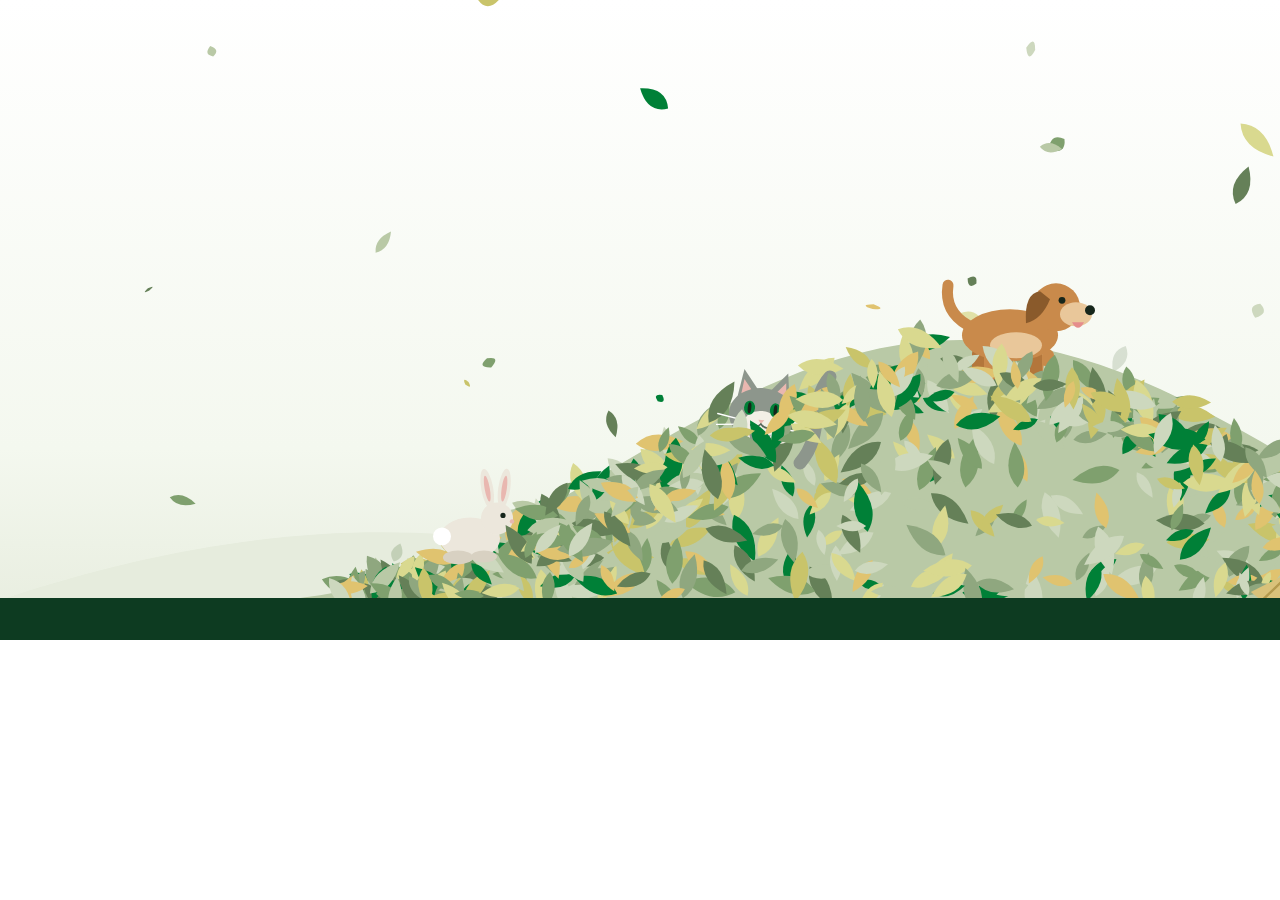
<file: videos/leaf-hill/index.html>
<!doctype html>
<html lang="en">
  <head>
    <meta charset="UTF-8" />
    <meta name="viewport" content="width=1920, height=640" />
    <title>Leaf Hill: animals at play and a sweeper</title>
    <script src="https://cdn.jsdelivr.net/npm/gsap@3.14.2/dist/gsap.min.js"></script>
    <style>
      * { margin: 0; padding: 0; box-sizing: border-box; }
      html, body { width: 1920px; height: 640px; overflow: hidden; background: #ffffff; }
      #stage { position: relative; width: 1920px; height: 640px; overflow: hidden; background: linear-gradient(#ffffff 0%, #f4f8ef 70%, #e6ecdd 100%); }
      svg { position: absolute; inset: 0; width: 1920px; height: 640px; }
    </style>
  </head>
  <body>
    <div id="root" data-composition-id="main" data-start="0" data-duration="8" data-width="1920" data-height="640">
      <div id="stage" class="clip" data-start="0" data-duration="8" data-track-index="0">
        <svg id="scene" viewBox="0 0 1920 640" xmlns="http://www.w3.org/2000/svg">
          <defs>
            <path id="leaf" d="M0 -10 Q7 -2 0 10 Q-7 -2 0 -10 Z" />
          </defs>

          <!-- soft far hills -->
          <path d="M0 600 C 300 500, 520 520, 760 600 Z" fill="#e6ecdd" />
          <path d="M1240 600 C 1480 510, 1700 520, 1920 600 Z" fill="#e6ecdd" />

          <g id="falling"></g>
          <path id="hillBase" fill="#b9c9a6" />
          <g id="hillBack"></g>

          <!-- RABBIT: hops along the left slope -->
          <g id="rabbit">
            <g id="rabbitBody">
              <ellipse cx="0" cy="-22" rx="30" ry="21" fill="#ece7dc" />
              <circle cx="-28" cy="-24" r="9" fill="#ffffff" />
              <ellipse cx="14" cy="-4" rx="13" ry="6" fill="#d8d1c2" />
              <ellipse cx="-12" cy="-3" rx="15" ry="7" fill="#d8d1c2" />
              <circle cx="27" cy="-42" r="16" fill="#ece7dc" />
              <g id="rabbitEars">
                <ellipse cx="20" cy="-72" rx="6" ry="20" fill="#ece7dc" transform="rotate(-10 20 -56)" />
                <ellipse cx="20" cy="-72" rx="2.6" ry="13" fill="#e9b7b0" transform="rotate(-10 20 -56)" />
                <ellipse cx="32" cy="-72" rx="6" ry="20" fill="#ece7dc" transform="rotate(8 32 -56)" />
                <ellipse cx="32" cy="-72" rx="2.6" ry="13" fill="#e9b7b0" transform="rotate(8 32 -56)" />
              </g>
              <circle cx="33" cy="-45" r="2.6" fill="#16261b" />
              <circle cx="42" cy="-39" r="2.2" fill="#e9b7b0" />
            </g>
          </g>

          <!-- CAT: peeks out of the pile -->
          <g id="cat">
            <path id="catTail" d="M0 0 C 26 -30, 8 -62, 30 -86" fill="none" stroke="#8d968c" stroke-width="13" stroke-linecap="round" />
            <g id="catHead">
              <path d="M-27 -28 L-22 -62 L-4 -40 Z" fill="#8d968c" />
              <path d="M27 -28 L22 -62 L4 -40 Z" fill="#8d968c" />
              <path d="M-23 -34 L-21 -52 L-11 -40 Z" fill="#e9b7b0" />
              <path d="M23 -34 L21 -52 L11 -40 Z" fill="#e9b7b0" />
              <ellipse cx="0" cy="-18" rx="33" ry="27" fill="#8d968c" />
              <ellipse cx="0" cy="-9" rx="17" ry="13" fill="#f2efe6" />
              <g id="catEyes">
                <ellipse cx="-13" cy="-24" rx="5.5" ry="7" fill="#008037" /><ellipse cx="-13" cy="-24" rx="1.8" ry="5.5" fill="#16261b" />
                <ellipse cx="13" cy="-24" rx="5.5" ry="7" fill="#008037" /><ellipse cx="13" cy="-24" rx="1.8" ry="5.5" fill="#16261b" />
              </g>
              <path d="M-3 -13 L3 -13 L0 -9 Z" fill="#e9b7b0" />
              <path d="M0 -9 Q-5 -3 -10 -7 M0 -9 Q5 -3 10 -7" fill="none" stroke="#55655a" stroke-width="1.6" stroke-linecap="round" />
              <path d="M-18 -11 L-44 -15 M-18 -7 L-44 -4 M18 -11 L44 -15 M18 -7 L44 -4" stroke="#ffffff" stroke-width="1.4" stroke-linecap="round" />
            </g>
            <ellipse id="catPawL" cx="-20" cy="4" rx="10" ry="7" fill="#f2efe6" />
            <ellipse id="catPawR" cx="20" cy="4" rx="10" ry="7" fill="#f2efe6" />
          </g>

          <!-- DOG: jumps on the top of the hill -->
          <g id="dog">
            <g id="dogBody">
              <path id="dogTail" d="M-42 -52 Q-66 -66 -62 -92" fill="none" stroke="#c98a4b" stroke-width="11" stroke-linecap="round" />
              <rect id="dogLegB1" x="-38" y="-30" width="12" height="32" rx="6" fill="#b3763b" />
              <rect id="dogLegF1" x="20" y="-30" width="12" height="32" rx="6" fill="#b3763b" />
              <ellipse cx="0" cy="-42" rx="48" ry="26" fill="#c98a4b" />
              <ellipse cx="6" cy="-32" rx="26" ry="13" fill="#e9c79a" />
              <rect id="dogLegB2" x="-26" y="-28" width="12" height="32" rx="6" fill="#c98a4b" />
              <rect id="dogLegF2" x="32" y="-28" width="12" height="32" rx="6" fill="#c98a4b" />
              <g id="dogHead">
                <circle cx="46" cy="-70" r="24" fill="#c98a4b" />
                <ellipse cx="66" cy="-63" rx="16" ry="12" fill="#e9c79a" />
                <circle cx="80" cy="-67" r="5" fill="#16261b" />
                <circle cx="52" cy="-77" r="3.4" fill="#16261b" />
                <path d="M62 -55 Q68 -44 74 -55 Z" fill="#e58d8d" />
                <path id="dogEar" d="M30 -86 Q14 -84 16 -54 Q32 -58 40 -78 Z" fill="#8a5a2b" />
              </g>
            </g>
          </g>
          <g id="burst"></g>

          <g id="hillFront"></g>

          <!-- SWEEPER: stands at the foot of the hill and sweeps leaves toward it -->
          <g id="swept"></g>
          <g id="sweeper" transform="translate(1418 598)">
            <ellipse cx="0" cy="2" rx="52" ry="7" fill="#0d3b21" opacity="0.14" />
            <rect x="-17" y="-86" width="15" height="84" rx="7" fill="#0d3b21" />
            <rect x="3" y="-86" width="15" height="84" rx="7" fill="#16402a" />
            <path d="M-24 -4 h24 a6 6 0 0 1 0 12 h-30 a6 6 0 0 1 6 -12 Z" fill="#55655a" />
            <path d="M-4 -4 h24 a6 6 0 0 1 0 12 h-30 a6 6 0 0 1 6 -12 Z" fill="#33443a" />
            <g id="sweeperTop">
              <rect x="-25" y="-176" width="50" height="98" rx="18" fill="#008037" />
              <rect x="-25" y="-104" width="50" height="8" fill="#00612a" />
              <circle cx="0" cy="-200" r="23" fill="#e2b48c" />
              <circle cx="-9" cy="-202" r="2.6" fill="#16261b" />
              <path d="M-14 -191 Q-8 -186 -2 -191" fill="none" stroke="#8a5a2b" stroke-width="2" stroke-linecap="round" />
              <ellipse cx="0" cy="-216" rx="44" ry="9" fill="#d9c27a" />
              <path d="M-24 -217 Q-22 -246 0 -246 Q22 -246 24 -217 Z" fill="#e6d391" />
              <rect x="-24" y="-222" width="48" height="6" fill="#008037" />
              <g id="broom">
                <line x1="6" y1="-158" x2="-128" y2="-14" stroke="#8a5a2b" stroke-width="7" stroke-linecap="round" />
                <path d="M-122 -34 L-108 -22 L-140 14 L-170 -12 Z" fill="#d9c27a" />
                <path d="M-130 -14 L-146 6 M-138 -22 L-158 -4 M-122 -6 L-134 10" stroke="#b39a4e" stroke-width="2.4" stroke-linecap="round" />
                <rect x="-128" y="-40" width="26" height="9" rx="3" fill="#00612a" transform="rotate(-47 -115 -35)" />
                <!-- arms hold the handle and move with the broom -->
                <path d="M-14 -160 Q-40 -132 -34 -112" fill="none" stroke="#008037" stroke-width="15" stroke-linecap="round" />
                <path d="M16 -160 Q8 -138 -14 -134" fill="none" stroke="#00612a" stroke-width="15" stroke-linecap="round" />
                <circle cx="-35" cy="-110" r="9" fill="#e2b48c" />
                <circle cx="-16" cy="-133" r="9" fill="#e2b48c" />
              </g>
            </g>
          </g>

          <rect x="0" y="598" width="1920" height="42" fill="#0d3b21" />
        </svg>
      </div>
    </div>

    <script>
      // Seamless 8-second loop. One linear clock drives every part, and each motion
      // completes a whole number of cycles, so frame 0 follows the last frame.
      const DURATION = 8, TAU = Math.PI * 2, NS = "http://www.w3.org/2000/svg";
      let seed = 7170;
      function rand() { seed = (seed * 1664525 + 1013904223) % 4294967296; return seed / 4294967296; }
      const COLORS = ["#cdd8be", "#b9c9a6", "#8fa77f", "#658058", "#d9d98f", "#c9c46a", "#008037", "#7fa06e", "#e0c36f"];
      const $ = function (id) { return document.getElementById(id); };

      // Hill profile: a smooth mound, 260 px high, centered at x = 960.
      function hillTop(x) {
        const d = (x - 960) / 700;
        return Math.abs(d) >= 1 ? 600 : 600 - 260 * (0.5 + 0.5 * Math.cos(Math.PI * d));
      }
      let d = "M260 600";
      for (let x = 260; x <= 1660; x += 20) d += " L" + x + " " + hillTop(x).toFixed(1);
      $("hillBase").setAttribute("d", d + " L1660 600 Z");

      function addLeaf(parent, x, y, size, rot, color, opacity) {
        const u = document.createElementNS(NS, "use");
        u.setAttribute("href", "#leaf");
        u.setAttribute("fill", color);
        if (opacity != null) u.setAttribute("opacity", opacity);
        u.setAttribute("transform", "translate(" + x.toFixed(1) + " " + y.toFixed(1) + ") rotate(" + rot.toFixed(0) + ") scale(" + (size / 10).toFixed(2) + ")");
        parent.appendChild(u);
        return u;
      }
      // The pile: leaves fill the mound. A front fringe hides the feet of the animals.
      for (let i = 0; i < 620; i++) {
        const x = 290 + rand() * 1340, top = hillTop(x);
        if (top > 592) continue;
        const y = top - 6 + rand() * (600 - top + 4);
        addLeaf($("hillBack"), x, y, 13 + rand() * 13, rand() * 360, COLORS[Math.floor(rand() * COLORS.length)]);
      }
      for (let i = 0; i < 260; i++) {
        const x = 420 + rand() * 1080, top = hillTop(x);
        addLeaf($("hillFront"), x, top + 20 + rand() * 46, 14 + rand() * 12, rand() * 360, COLORS[Math.floor(rand() * COLORS.length)]);
      }

      // Falling leaves: each lands on the hill surface, once per loop.
      const fall = [];
      for (let i = 0; i < 34; i++) {
        const x = 120 + rand() * 1680;
        fall.push({ el: addLeaf($("falling"), 0, 0, 1, 0, COLORS[Math.floor(rand() * COLORS.length)]), x: x, land: Math.min(hillTop(x), 596),
          phase: rand(), size: 12 + rand() * 12, sway: 20 + rand() * 50, swayN: 1 + Math.floor(rand() * 2), spin: (rand() > 0.5 ? 1 : -1) * (1 + Math.floor(rand() * 2)) });
      }
      // Leaves the dog kicks up, and leaves the broom pushes.
      const burst = [];
      for (let i = 0; i < 18; i++) burst.push({ el: addLeaf($("burst"), 0, 0, 1, 0, COLORS[Math.floor(rand() * COLORS.length)]), ang: -Math.PI * (0.15 + rand() * 0.7), v: 90 + rand() * 120, size: 11 + rand() * 9, spin: (rand() - 0.5) * 900 });
      const swept = [];
      for (let i = 0; i < 9; i++) swept.push({ el: addLeaf($("swept"), 0, 0, 1, 0, COLORS[Math.floor(rand() * COLORS.length)]), dx: rand() * 70, dy: rand() * 10, size: 11 + rand() * 8, lag: rand() * 0.5, rot: rand() * 360 });

      const DOG_X = 1010, CAT_X = 760;
      function T(el, s) { el.setAttribute("transform", s); }

      function render(t) {                       // t runs 0..1 over the loop
        const a = t * TAU;

        // falling leaves
        for (let i = 0; i < fall.length; i++) {
          const f = fall[i], p = (t + f.phase) % 1;
          const y = -30 + (f.land + 30) * p;
          const x = f.x + Math.sin(a * f.swayN + i) * f.sway * (1 - p * 0.6);
          f.el.setAttribute("opacity", (p > 0.93 ? (1 - p) / 0.07 : Math.min(1, p / 0.05)).toFixed(2));
          T(f.el, "translate(" + x.toFixed(1) + " " + y.toFixed(1) + ") rotate(" + (360 * f.spin * p + i * 31).toFixed(0) + ") scale(" + (f.size / 10).toFixed(2) + " " + (f.size / 10 * (0.55 + 0.45 * Math.cos(a * 2 + i))).toFixed(2) + ")");
        }

        // dog: two jumps per loop
        const jp = (t * 2) % 1;                  // phase inside one jump cycle
        const air = jp < 0.62 ? Math.sin(Math.PI * jp / 0.62) : 0;   // in the air for 62 percent of the cycle
        const dogY = hillTop(DOG_X) + 34 - air * 128;
        const squash = jp >= 0.62 ? Math.sin(Math.PI * (jp - 0.62) / 0.38) : 0;
        T($("dog"), "translate(" + DOG_X + " " + dogY.toFixed(1) + ")");
        T($("dogBody"), "rotate(" + (-16 * Math.sin(TAU * Math.min(jp / 0.62, 1))).toFixed(1) + " 0 -40) scale(" + (1 + squash * 0.06).toFixed(3) + " " + (1 - squash * 0.12).toFixed(3) + ")");
        T($("dogTail"), "rotate(" + (22 * Math.sin(a * 12)).toFixed(1) + " -42 -52)");
        T($("dogEar"), "rotate(" + (-38 * air).toFixed(1) + " 32 -84)");
        T($("dogLegF1"), "rotate(" + (-38 * air).toFixed(1) + " 26 -30)"); T($("dogLegF2"), "rotate(" + (-52 * air).toFixed(1) + " 38 -28)");
        T($("dogLegB1"), "rotate(" + (40 * air).toFixed(1) + " -32 -30)"); T($("dogLegB2"), "rotate(" + (54 * air).toFixed(1) + " -20 -28)");
        // leaves fly up at each take-off
        for (let i = 0; i < burst.length; i++) {
          const b = burst[i], bp = Math.min(jp / 0.7, 1), tt = bp * 1.1;
          const bx = DOG_X + Math.cos(b.ang) * b.v * tt, by = hillTop(DOG_X) + 10 + Math.sin(b.ang) * b.v * tt + 190 * tt * tt;
          b.el.setAttribute("opacity", (jp < 0.7 ? Math.sin(Math.PI * bp) : 0).toFixed(2));
          T(b.el, "translate(" + bx.toFixed(1) + " " + by.toFixed(1) + ") rotate(" + (b.spin * tt).toFixed(0) + ") scale(" + (b.size / 10).toFixed(2) + ")");
        }

        // cat: pops up twice, blinks, and flicks its tail
        const pop = 0.5 - 0.5 * Math.cos(a * 2);             // 0 hidden, 1 up
        const catY = hillTop(CAT_X) + 44 - pop * 64;
        T($("cat"), "translate(" + CAT_X + " " + catY.toFixed(1) + ")");
        T($("catHead"), "rotate(" + (7 * Math.sin(a * 2 + 1)).toFixed(1) + " 0 0)");
        T($("catTail"), "translate(40 30) rotate(" + (18 * Math.sin(a * 4)).toFixed(1) + ")");
        const blink = (t * 4) % 1 > 0.94 ? 0.12 : 1;
        T($("catEyes"), "translate(0 " + (-24 * (1 - blink)).toFixed(1) + ") scale(1 " + blink + ")");
        T($("catPawL"), "translate(0 " + (-10 * Math.max(0, Math.sin(a * 4))).toFixed(1) + ")");
        T($("catPawR"), "translate(0 " + (-10 * Math.max(0, Math.sin(a * 4 + Math.PI))).toFixed(1) + ")");

        // rabbit: hops up the left slope and back, one round trip per loop
        const go = 0.5 - 0.5 * Math.cos(a);                  // 0..1..0
        const rx = 470 + go * 190, dir = Math.sin(a) >= 0 ? 1 : -1;
        const hop = Math.abs(Math.sin(a * 6));
        T($("rabbit"), "translate(" + rx.toFixed(1) + " " + (hillTop(rx) + 14 - hop * 34).toFixed(1) + ")");
        T($("rabbitBody"), "scale(" + dir + " 1) rotate(" + (-14 * hop).toFixed(1) + ")");
        T($("rabbitEars"), "rotate(" + (-16 * hop).toFixed(1) + " 26 -54)");

        // sweeper: four strokes per loop
        const sw = Math.sin(a * 4);
        T($("sweeperTop"), "rotate(" + (2.2 * sw - 2).toFixed(2) + " 0 -90)");
        T($("broom"), "rotate(" + (11 * sw).toFixed(2) + " 6 -158)");
        for (let i = 0; i < swept.length; i++) {
          const s = swept[i], k = Math.sin(a * 4 - s.lag);
          T(s.el, "translate(" + (1418 - 150 - s.dx - 26 * k).toFixed(1) + " " + (590 - s.dy - 5 * Math.max(0, k)).toFixed(1) + ") rotate(" + (s.rot + 50 * k).toFixed(0) + ") scale(" + (s.size / 10).toFixed(2) + ")");
        }
      }

      const state = { t: 0 };
      const tl = gsap.timeline({ paused: true });
      tl.to(state, { t: 1, duration: DURATION, ease: "none", onUpdate: function () { render(state.t % 1); } });
      render(0);
      window.__timelines = window.__timelines || {};
      window.__timelines["main"] = tl;
    </script>
  </body>
</html>
</file>
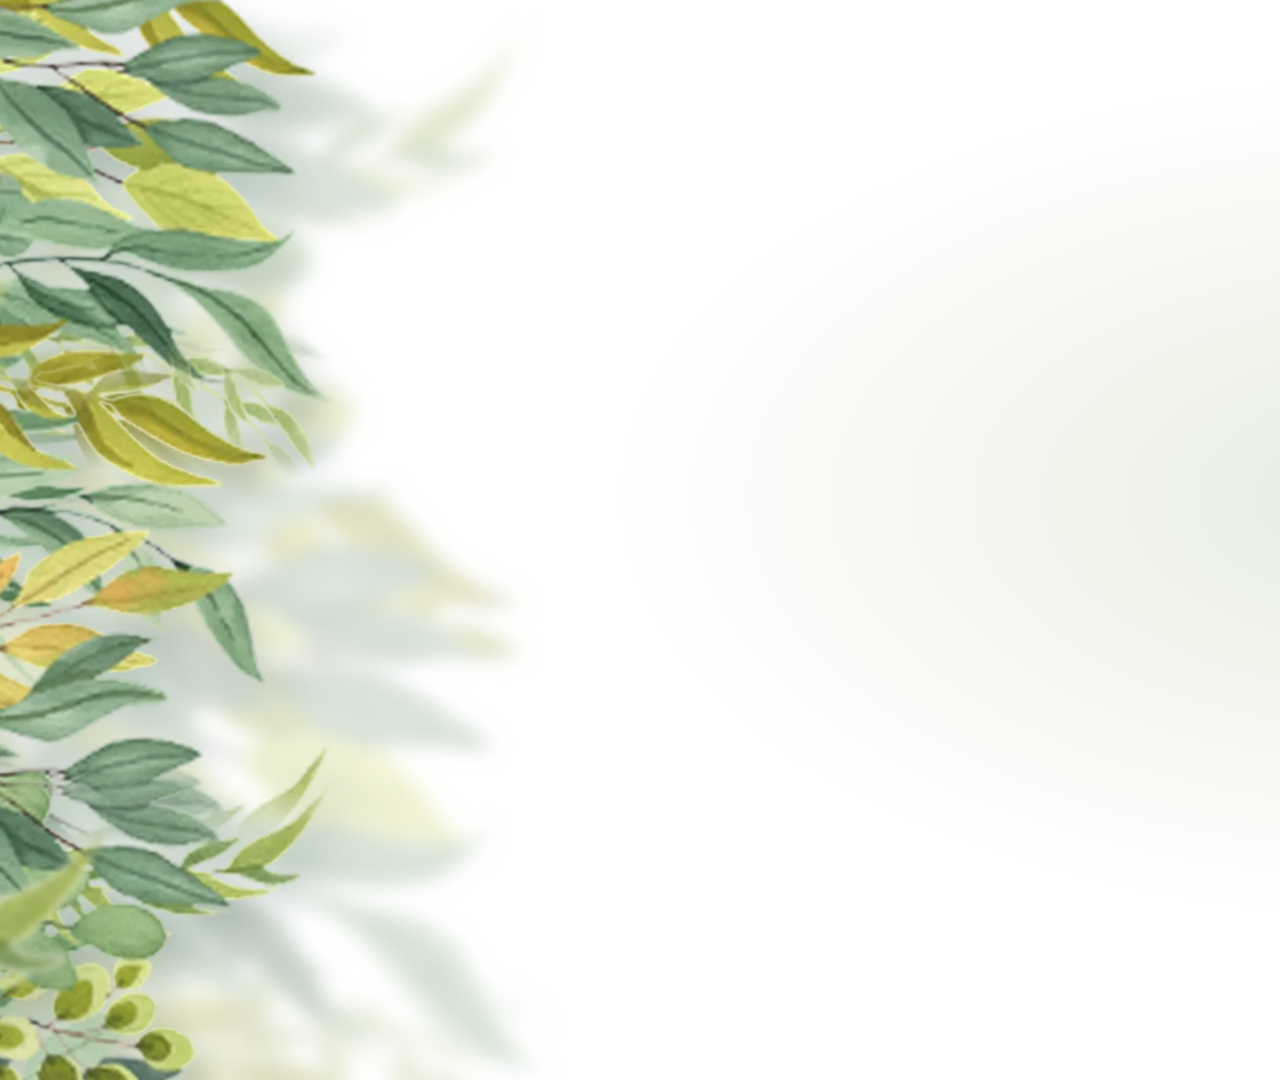
<file: videos/leaf-loop/index.html>
<!doctype html>
<html lang="en">
  <head>
    <meta charset="UTF-8" />
    <meta name="viewport" content="width=1920, height=1080" />
    <title>Donor Card Leaves — 3D Parallax Loop</title>
    <script src="https://cdn.jsdelivr.net/npm/gsap@3.14.2/dist/gsap.min.js"></script>
    <style>
      * { margin: 0; padding: 0; box-sizing: border-box; }
      html, body { width: 1920px; height: 1080px; overflow: hidden; background: #ffffff; }
      #stage {
        position: relative; width: 1920px; height: 1080px; overflow: hidden;
        background: radial-gradient(58% 54% at 74% 46%, #e6ecdd 0%, #ffffff 72%);
        perspective: 1400px; perspective-origin: 30% 50%;
      }
      /* The camera rig drifts. Each plane sits at its own Z, so the planes shift against each other. */
      #rig { position: absolute; inset: 0; transform-style: preserve-3d; }
      .plane { position: absolute; left: 0; top: 0; transform-style: preserve-3d; }
      .plane img { position: absolute; left: 0; transform-origin: 0% 45%; display: block; }
      #far  { transform: translate3d(-330px, -200px, -520px) scale(1.95); opacity: 0.3; filter: blur(7px); }
      #mid  { transform: translate3d(-150px, -90px, -120px) scale(1.08); filter: drop-shadow(18px 22px 18px rgba(13, 59, 33, 0.14)); }
      #near { transform: translate3d(-330px, 150px, 260px); filter: blur(2.5px) drop-shadow(30px 34px 26px rgba(13, 59, 33, 0.2)); }
      .speck { position: absolute; border-radius: 60% 0 60% 0; }
    </style>
  </head>
  <body>
    <div id="root" data-composition-id="main" data-start="0" data-duration="8" data-width="1920" data-height="1080">
      <div id="stage" class="clip" data-start="0" data-duration="8" data-track-index="0">
        <div id="rig">
          <div class="plane" id="far">
            <img class="sway" data-amp="5" src="assets/leaf-c.webp" style="top: 0; height: 470px" alt="" />
            <img class="sway" data-amp="-6" src="assets/leaf-a.webp" style="top: 330px; height: 490px" alt="" />
            <img class="sway" data-amp="5" src="assets/leaf-b.webp" style="top: 700px; height: 510px" alt="" />
          </div>
          <div class="plane" id="mid">
            <img class="sway" data-amp="-9" src="assets/leaf-a.webp" style="top: 0; height: 500px" alt="" />
            <img class="sway" data-amp="10" src="assets/leaf-b.webp" style="top: 389px; height: 518px" alt="" />
            <img class="sway" data-amp="-8" src="assets/leaf-c.webp" style="top: 796px; height: 481px" alt="" />
          </div>
          <div class="plane" id="near">
            <img class="sway" data-amp="14" src="assets/leaf-b.webp" style="top: -260px; height: 560px" alt="" />
            <img class="sway" data-amp="-15" src="assets/leaf-c.webp" style="top: 560px; height: 620px" alt="" />
          </div>
          <div id="specks"></div>
        </div>
      </div>
    </div>

    <script>
      // Seamless 8-second loop: every tween returns to its start value at t = 8.
      const DURATION = 8;
      const tl = gsap.timeline({ paused: true });

      // Camera drift: one slow side-to-side pass. The Z spread of the planes turns it into parallax.
      tl.fromTo("#rig", { x: -46, rotationY: -3.2, rotationX: 0.8 },
        { x: 46, rotationY: 3.2, rotationX: -0.8, duration: DURATION / 2, ease: "sine.inOut", yoyo: true, repeat: 1 }, 0);

      // Each branch turns about its stem edge. Alternate signs so neighbours move against each other.
      document.querySelectorAll(".sway").forEach(function (el, i) {
        const amp = parseFloat(el.dataset.amp);
        tl.fromTo(el, { rotationY: -amp, rotation: -amp * 0.22 },
          { rotationY: amp, rotation: amp * 0.22, duration: DURATION / 2, ease: "sine.inOut", yoyo: true, repeat: 1 }, 0);
        // A faster flutter, two full cycles per loop.
        tl.fromTo(el, { skewY: -amp * 0.07 },
          { skewY: amp * 0.07, duration: DURATION / 4, ease: "sine.inOut", yoyo: true, repeat: 3 }, 0);
      });

      // A few loose leaves fall through the planes. Seeded, and each falls exactly one wrap per loop.
      let seed = 7170;
      function rand() { seed = (seed * 1664525 + 1013904223) % 4294967296; return seed / 4294967296; }
      const COLORS = ["#cdd8be", "#8fa77f", "#658058", "#d9d98f", "#b9c9a6"];
      const specks = document.getElementById("specks");
      const WRAP = 1500;
      for (let i = 0; i < 16; i++) {
        const el = document.createElement("div");
        const z = -400 + rand() * 700;                 // far to near
        const size = 22 + rand() * 30;
        const y0 = rand() * WRAP;
        el.className = "speck";
        el.style.cssText = "width:" + size + "px;height:" + size * 1.7 + "px;left:" + (500 + rand() * 1350) + "px;top:-200px;" +
          "background:" + COLORS[Math.floor(rand() * COLORS.length)] + ";opacity:" + (0.28 + (z + 400) / 700 * 0.4).toFixed(2) + ";" +
          "filter:blur(" + (Math.abs(z) / 110).toFixed(1) + "px)";
        specks.appendChild(el);
        const sway = 40 + rand() * 70;
        const turns = (rand() > 0.5 ? 1 : -1) * 360;
        const state = { t: 0 };
        tl.to(state, {
          t: 1, duration: DURATION, ease: "none",
          onUpdate: function () {
            const a = state.t * Math.PI * 2;
            const y = (y0 + WRAP * state.t) % WRAP;
            gsap.set(el, { x: Math.sin(a + i) * sway, y: y, z: z, rotation: turns * state.t + i * 40, rotationX: 60 * Math.sin(a * 2 + i) });
          }
        }, 0);
      }

      tl.seek(0);
      window.__timelines = window.__timelines || {};
      window.__timelines["main"] = tl;
    </script>
  </body>
</html>
</file>
<file: styles.css>
/* ==========================================================================
   SHARE OTSU — Organ donor sign-up
   Theme: the printed donor card. White, card green, sage ribbon, watercolor leaves.
   ========================================================================== */

:root {
  --green: #008037;        /* card title green */
  --green-deep: #00612a;
  --green-ink: #0d3b21;
  --sage: #cdd8be;         /* card ribbon */
  --sage-soft: #e6ecdd;
  --leaf: #658058;
  --mist: #f4f8ef;
  --paper: #ffffff;
  --ink: #16261b;
  --text: #33443a;
  --muted: #55655a;
  --line: #d9e2cf;
  --error: #b3261e;

  --font-display: "Archivo", "Arial Black", Arial, sans-serif;
  --font-body: "Albert Sans", -apple-system, "Segoe UI", Roboto, Arial, sans-serif;

  --ease-out: cubic-bezier(0.16, 1, 0.3, 1);
  --radius: 18px;
  --nav-h: 80px;

  /* parallax inputs, written by script.js */
  --mx: 0;
  --my: 0;
}

*, *::before, *::after { box-sizing: border-box; }

html { scroll-behavior: smooth; scroll-padding-top: var(--nav-h); }

body {
  margin: 0;
  background: var(--paper);
  color: var(--text);
  font-family: var(--font-body);
  font-size: 1.0625rem;
  line-height: 1.6;
  -webkit-font-smoothing: antialiased;
  overflow-x: hidden;
}

img { max-width: 100%; display: block; }
h1, h2, h3, p, ul, ol, dl, dd, fieldset { margin: 0; padding: 0; }
ul, ol { list-style: none; }
fieldset { border: 0; min-width: 0; }
a { color: var(--green-deep); }

:focus-visible { outline: 3px solid var(--green); outline-offset: 3px; border-radius: 6px; }

.skip-link {
  position: absolute; left: 12px; top: -60px; z-index: 200;
  background: var(--green); color: #fff; padding: 10px 16px; border-radius: 10px; text-decoration: none;
}
.skip-link:focus { top: 12px; }

/* ---------- Type ---------- */
.eyebrow {
  font-family: var(--font-display);
  font-stretch: 110%;
  font-weight: 700;
  font-size: 0.78rem;
  letter-spacing: 0.14em;
  text-transform: uppercase;
  color: var(--green);
}

.section-header { max-width: 720px; margin: 0 auto 48px; text-align: center; }
.section-title {
  font-family: var(--font-display);
  font-stretch: 125%;
  font-weight: 900;
  font-size: clamp(2rem, 4.6vw, 3.4rem);
  line-height: 1.02;
  text-transform: uppercase;
  color: var(--green);
  margin: 10px 0 14px;
}
.section-subtitle { color: var(--muted); font-size: 1.1rem; }

/* ---------- Buttons ---------- */
.btn {
  display: inline-flex; align-items: center; justify-content: center; gap: 8px;
  min-height: 48px; padding: 0 24px;
  border-radius: 999px; border: 2px solid transparent;
  font: 700 1rem/1 var(--font-body);
  text-decoration: none; cursor: pointer;
  transition: transform 160ms var(--ease-out), background-color 160ms, border-color 160ms, color 160ms;
}
.btn:active { transform: scale(0.97); }
.btn-primary { background: var(--green); color: #fff; }
.btn-primary:hover { background: var(--green-deep); }
.btn-ghost { background: transparent; color: var(--green-deep); border-color: var(--green); }
.btn-ghost:hover { background: var(--sage-soft); }
.btn-block { width: 100%; min-height: 56px; font-size: 1.05rem; }
.btn[disabled] { opacity: 0.6; cursor: progress; }

/* ---------- Nav ---------- */
.site-nav {
  position: fixed; top: 12px; left: 50%; translate: -50% 0; z-index: 100;
  width: min(1240px, calc(100% - 24px)); height: 60px;
  border-radius: 999px;
  background: linear-gradient(135deg, rgba(255, 255, 255, 0.62), rgba(255, 255, 255, 0.34));
  backdrop-filter: blur(22px) saturate(170%); -webkit-backdrop-filter: blur(22px) saturate(170%);
  border: 1px solid rgba(255, 255, 255, 0.7);
  box-shadow:
    inset 0 1px 0 rgba(255, 255, 255, 0.9),
    inset 0 -1px 0 rgba(0, 128, 55, 0.08),
    0 10px 32px -12px rgba(13, 59, 33, 0.28);
  transition: background 250ms, box-shadow 250ms;
}
.site-nav.scrolled {
  background: linear-gradient(135deg, rgba(255, 255, 255, 0.74), rgba(255, 255, 255, 0.5));
  box-shadow:
    inset 0 1px 0 rgba(255, 255, 255, 0.9),
    inset 0 -1px 0 rgba(0, 128, 55, 0.1),
    0 14px 40px -12px rgba(13, 59, 33, 0.36);
}
@supports not ((backdrop-filter: blur(1px)) or (-webkit-backdrop-filter: blur(1px))) {
  .site-nav, .site-nav.scrolled { background: rgba(255, 255, 255, 0.94); }
}
.nav-container {
  height: 100%; padding: 0 10px 0 18px;
  display: flex; align-items: center; gap: 24px;
}
.nav-brand { display: flex; align-items: center; gap: 12px; text-decoration: none; min-width: 0; }
/* Same height for every seal, so the three sit on one center line with even gaps. */
.brand-insignias { display: flex; align-items: center; gap: 8px; flex: none; }
.brand-insignias img { height: 40px; width: auto; }
.brand-name {
  font-family: var(--font-display); font-stretch: 125%; font-weight: 900; font-size: 1.35rem; line-height: 1;
  color: var(--green); letter-spacing: 0.02em;
}
.brand-full {
  display: flex; flex-direction: column; gap: 3px; padding-left: 12px; border-left: 2px solid var(--green);
  font-family: var(--font-display); font-stretch: 105%; font-weight: 700; font-size: 0.62rem; line-height: 1.1;
  letter-spacing: 0.08em; text-transform: uppercase; color: var(--green-ink); white-space: nowrap;
}
.nav-menu { display: flex; gap: 4px; margin-left: auto; }
.nav-link {
  padding: 12px 14px; border-radius: 999px;
  color: var(--ink); text-decoration: none; font-weight: 600; font-size: 0.95rem;
}
.nav-link:hover { background: rgba(255, 255, 255, 0.7); color: var(--green-deep); }
.btn-nav { min-height: 44px; padding: 0 20px; flex: none; }

/* ---------- Hero ---------- */
.hero {
  position: relative; min-height: 100svh; overflow: hidden;
  padding: calc(var(--nav-h) + 32px) 20px 72px;
  display: grid; align-items: center;
  background: var(--paper);
}
/* HyperFrames leaf-drift loop (videos/leaf-loop) */
.hero-loop { position: absolute; inset: 0; width: 100%; height: 100%; object-fit: cover; object-position: left center; pointer-events: none; }
.hero-grid {
  position: relative; max-width: 1240px; width: 100%; margin: 0 auto;
  display: grid; grid-template-columns: minmax(0, 1.05fr) minmax(0, 1fr); gap: 48px; align-items: center;
  padding-left: clamp(0px, 9vw, 130px);
}
.hero-title {
  font-family: var(--font-display); font-stretch: 125%; font-weight: 900;
  font-size: clamp(2.9rem, 7.4vw, 6.2rem); line-height: 0.94; text-transform: uppercase;
  color: var(--green); margin: 14px 0 22px;
}
.hero-title span { color: var(--green-ink); }
.hero-lede { max-width: 34rem; font-size: 1.15rem; color: var(--text); }
.hero-cta { display: flex; flex-wrap: wrap; gap: 12px; margin: 28px 0 36px; }
.hero-stats { display: flex; flex-wrap: wrap; gap: 28px 40px; }
.hero-stats dt { font-family: var(--font-display); font-stretch: 120%; font-weight: 900; font-size: 2.2rem; line-height: 1; color: var(--green); }
.hero-stats dd { font-size: 0.9rem; color: var(--muted); max-width: 10rem; }

.hero-stage { position: relative; perspective: 1400px; aspect-ratio: 1 / 0.86; }
.hero-ribbon {
  position: absolute; right: 2%; top: -6%; height: 96%; width: auto;
  fill: var(--sage); opacity: 0.75;
  transform: translate3d(calc(var(--mx) * 22px), calc(var(--my) * 16px + var(--sy, 0) * 0.12px), 0);
}
.hero-cards {
  position: absolute; inset: 0; transform-style: preserve-3d;
  transform: rotateX(calc(var(--my) * -9deg + 6deg)) rotateY(calc(var(--mx) * 12deg - 10deg));
}
.hero-card {
  position: absolute; left: 6%; width: 84%; height: auto;
  border-radius: 3.2% / 5.7%;
  box-shadow: 0 30px 60px -22px rgba(13, 59, 33, 0.38), 0 0 0 1px rgba(13, 59, 33, 0.08);
  backface-visibility: hidden;
}
.hero-card-back { top: 34%; transform: translateZ(-90px) rotate(7deg) translateX(8%); }
.hero-card-front { top: 12%; transform: translateZ(60px) rotate(-5deg); animation: card-bob 7s ease-in-out infinite; }
@keyframes card-bob { 50% { transform: translateZ(60px) rotate(-4deg) translateY(-10px); } }

.scroll-cue {
  position: absolute; left: 50%; bottom: 18px; translate: -50% 0;
  min-height: 44px; padding: 0 12px; display: grid; place-items: center;
  font-size: 0.72rem; letter-spacing: 0.2em; text-transform: uppercase; text-decoration: none; color: var(--muted);
}
.scroll-cue::after {
  content: ""; width: 1px; height: 22px; background: var(--green); margin-top: 4px;
  animation: cue 1.8s var(--ease-out) infinite; transform-origin: top;
}
@keyframes cue { 0% { transform: scaleY(0); } 60% { transform: scaleY(1); } 100% { transform: scaleY(1); opacity: 0; } }

/* ---------- Organ scenes: one per screen ---------- */
.scenes { position: relative; }

.scene {
  --p: 0; /* -1 below the viewport, 0 centered, 1 above. Written by script.js */
  position: relative; min-height: 100svh; overflow: hidden;
  display: grid; grid-template-columns: minmax(0, 1.15fr) minmax(0, 1fr); align-items: center; gap: 32px;
  padding: calc(var(--nav-h) + 16px) clamp(20px, 6vw, 96px) 32px;
  background: var(--paper);
}
.scene:nth-of-type(even) { background: var(--mist); }
.scene-flip .scene-stage { order: 2; }

.scene-stage {
  position: relative; height: min(78svh, 760px);
  perspective: 1200px;
}
.scene-layer {
  position: absolute; will-change: transform;
  transform: translate3d(calc(var(--mx) * var(--d) * 34px), calc(var(--p) * var(--d) * 190px + var(--my) * var(--d) * 22px), 0);
}

.scene-organ {
  inset: 4% 8%; display: grid; place-items: center;
  transform:
    translate3d(calc(var(--mx) * var(--d) * 34px), calc(var(--p) * var(--d) * 190px + var(--my) * var(--d) * 22px), 0)
    rotateY(calc(var(--mx) * 10deg + var(--p) * -16deg))
    rotateX(calc(var(--my) * -8deg + var(--p) * 5deg));
}
.scene-organ img {
  width: 100%; height: 100%; object-fit: contain;
  filter: drop-shadow(0 26px 30px rgba(13, 59, 33, 0.18));
}

/* Leaves in three depth planes: far (soft, slow), mid, and near (in front of the organ, fast).
   The wrapper carries the scroll and pointer parallax. The image inside sways. */
.leaf {
  --edge: calc(clamp(20px, 6vw, 96px) * -1 - 150px);
  left: var(--edge); pointer-events: none; transform-origin: 0 50%;
  transform:
    translate3d(calc(var(--mx) * var(--d) * 30px), calc(var(--p) * var(--d) * 150px + var(--my) * var(--d) * 18px), 0)
    rotateY(calc(var(--p) * var(--d) * 9deg + var(--mx) * var(--d) * -4deg));
}
.leaf img { height: 100%; width: auto; max-width: none; transform-origin: 0 40%; animation: leaf-sway 7s ease-in-out infinite alternate; }
.leaf-far { top: -8%; height: 118%; opacity: 0.4; filter: blur(4px); }
.leaf-far img { animation-duration: 11s; }
.leaf-mid { top: -16%; height: 82%; opacity: 0.95; filter: drop-shadow(14px 18px 16px rgba(13, 59, 33, 0.14)); }
.leaf-near { bottom: -26%; height: 66%; --edge: calc(clamp(20px, 6vw, 96px) * -1 - 220px); filter: blur(2px) drop-shadow(22px 26px 22px rgba(13, 59, 33, 0.2)); }
.leaf-near img { animation-duration: 5.5s; animation-delay: -2s; }
.scene-flip .leaf { left: auto; right: var(--edge); scale: -1 1; transform-origin: 50% 50%; }
@keyframes leaf-sway {
  from { transform: rotate(-2.2deg) rotateY(-10deg); }
  to { transform: rotate(2.6deg) rotateY(12deg); }
}

.scene-copy { position: relative; max-width: 30rem; }
.scene-flip .scene-copy { justify-self: end; }
.scene-copy > * {
  opacity: 0; transform: translateY(26px);
  transition: opacity 600ms var(--ease-out), transform 700ms var(--ease-out);
}
.scene.in-view .scene-copy > * { opacity: 1; transform: none; }
.scene.in-view .scene-copy > :nth-child(2) { transition-delay: 60ms; }
.scene.in-view .scene-copy > :nth-child(3) { transition-delay: 120ms; }
.scene.in-view .scene-copy > :nth-child(4) { transition-delay: 180ms; }
.scene.in-view .scene-copy > :nth-child(5) { transition-delay: 240ms; }
.scene.in-view .scene-copy > :nth-child(6) { transition-delay: 300ms; }

.scene-index { font-family: var(--font-display); font-weight: 700; font-size: 0.8rem; letter-spacing: 0.16em; color: var(--muted); }
.scene-title {
  font-family: var(--font-display); font-stretch: 125%; font-weight: 900;
  font-size: clamp(2.8rem, 6.4vw, 5.4rem); line-height: 0.95; text-transform: uppercase;
  color: var(--green); margin: 8px 0 14px;
}
.scene-saves {
  display: inline-flex; align-items: baseline; gap: 10px;
  font-family: var(--font-display); font-stretch: 112%; font-weight: 800; font-size: 1.35rem;
  color: var(--green-ink); padding-bottom: 10px; border-bottom: 3px solid var(--green);
}
.scene-saves strong { font-size: 2.6rem; font-weight: 900; line-height: 1; color: var(--green); }
.scene-lede { margin: 18px 0 22px; font-size: 1.15rem; color: var(--text); }
.scene-sub { font-size: 0.78rem; font-weight: 700; letter-spacing: 0.14em; text-transform: uppercase; color: var(--muted); margin-bottom: 10px; }
.scene-conditions { display: flex; flex-wrap: wrap; gap: 8px; }
.scene-conditions li {
  padding: 8px 14px; border-radius: 999px;
  background: var(--paper); border: 1.5px solid var(--sage);
  font-size: 0.95rem; font-weight: 600; color: var(--green-ink);
}

/* dot navigation, desktop */
.scene-dots {
  position: sticky; top: 50svh; z-index: 5; height: 0;
  display: flex; flex-direction: column; align-items: flex-end;
  margin-right: 14px; translate: 0 -112px; pointer-events: none;
  opacity: 0; transition: opacity 250ms;
}
.scene-dots.visible { opacity: 1; }
.scene-dots:not(.visible) a { pointer-events: none; }
.scene-dots a {
  pointer-events: auto; position: relative; width: 28px; height: 28px; display: grid; place-items: center;
}
.scene-dots a::before {
  content: ""; width: 9px; height: 9px; border-radius: 50%;
  background: var(--sage); border: 1.5px solid var(--leaf);
  transition: transform 200ms var(--ease-out), background-color 200ms;
}
.scene-dots a.active::before { background: var(--green); border-color: var(--green); transform: scale(1.5); }
.scene-dots span {
  position: absolute; right: 30px; white-space: nowrap;
  padding: 4px 10px; border-radius: 999px; background: var(--green-ink); color: #fff; font-size: 0.78rem; font-weight: 600;
  opacity: 0; transform: translateX(6px); transition: opacity 160ms, transform 160ms; pointer-events: none;
}
.scene-dots a:hover span, .scene-dots a:focus-visible span { opacity: 1; transform: none; }

/* ---------- Sign-up studio ---------- */
.studio { padding: 96px 20px; background: var(--paper); }
.studio-container { max-width: 1240px; margin: 0 auto; }
.studio-grid { display: grid; grid-template-columns: minmax(0, 1fr) minmax(0, 0.95fr); gap: 48px; align-items: start; }

.form-deck { background: var(--mist); border: 1px solid var(--line); border-radius: 24px; padding: clamp(20px, 3vw, 36px); }
.form-step + .form-step { margin-top: 32px; padding-top: 28px; border-top: 1px solid var(--line); }
.form-step legend {
  display: flex; align-items: center; gap: 12px; padding: 0; margin-bottom: 18px;
  font-family: var(--font-display); font-stretch: 112%; font-weight: 800; font-size: 1.2rem; color: var(--green-ink);
}
.step-pill {
  width: 32px; height: 32px; border-radius: 50%; display: grid; place-items: center; flex: none;
  background: var(--green); color: #fff; font-size: 0.95rem;
}
.form-row { display: grid; grid-template-columns: 1fr 1fr; gap: 16px; }
.form-group { margin-bottom: 16px; min-width: 0; }
.form-label { display: block; margin-bottom: 6px; font-weight: 600; font-size: 0.95rem; color: var(--ink); }
.form-label small { font-weight: 400; color: var(--muted); margin-left: 6px; }
.form-control {
  width: 100%; min-height: 48px; padding: 10px 14px;
  background: var(--paper); color: var(--ink);
  border: 1.5px solid #b9c7ab; border-radius: 12px;
  font: 400 1rem var(--font-body);
  transition: border-color 150ms, box-shadow 150ms;
}
.form-control:hover { border-color: var(--leaf); }
.form-control:focus { outline: none; border-color: var(--green); box-shadow: 0 0 0 3px rgba(0, 128, 55, 0.2); }
.form-control::placeholder { color: #7b8a80; }
.form-error { color: var(--error); font-size: 0.9rem; font-weight: 600; margin-top: 8px; }

.radio-chips { display: flex; gap: 8px; }
.radio-chip { flex: 1; position: relative; }
.radio-chip input, .organ-check-item input { position: absolute; opacity: 0; inset: 0; width: 100%; height: 100%; margin: 0; cursor: pointer; }
.radio-chip span {
  display: grid; place-items: center; min-height: 48px; border-radius: 12px;
  background: var(--paper); border: 1.5px solid #b9c7ab; font-weight: 600; color: var(--ink);
  transition: background-color 150ms, border-color 150ms, color 150ms;
}
.radio-chip input:checked + span { background: var(--green); border-color: var(--green); color: #fff; }
.radio-chip input:focus-visible + span, .organ-check-item input:focus-visible + span { outline: 3px solid var(--green); outline-offset: 2px; }

.impact-meter { background: var(--paper); border: 1px solid var(--line); border-radius: 14px; padding: 14px 16px; margin-bottom: 18px; }
.meter-header { display: flex; flex-wrap: wrap; justify-content: space-between; gap: 4px 16px; margin-bottom: 10px; }
.meter-title { font-size: 0.85rem; color: var(--muted); }
.meter-counter { font-family: var(--font-display); font-stretch: 108%; font-weight: 800; color: var(--green); }
.meter-track { height: 8px; border-radius: 999px; background: var(--sage-soft); overflow: hidden; }
.meter-fill { height: 100%; border-radius: inherit; background: var(--green); transition: width 500ms var(--ease-out); }

.organ-check-grid { display: grid; grid-template-columns: repeat(2, minmax(0, 1fr)); gap: 8px; }
.organ-check-item { position: relative; }
.organ-check-item span {
  display: flex; align-items: center; gap: 10px; min-height: 52px; padding: 8px 14px 8px 44px;
  background: var(--paper); border: 1.5px solid #b9c7ab; border-radius: 12px;
  font-weight: 700; color: var(--ink);
  transition: background-color 150ms, border-color 150ms;
}
.organ-check-item span::before {
  content: ""; position: absolute; left: 14px; top: 50%; translate: 0 -50%;
  width: 20px; height: 20px; border-radius: 4px; border: 2px solid var(--ink); background: var(--paper);
}
.organ-check-item input:checked + span { background: #eaf4e4; border-color: var(--green); }
.organ-check-item input:checked + span::before {
  background: var(--green) url("data:image/svg+xml,%3Csvg xmlns='http://www.w3.org/2000/svg' viewBox='0 0 20 20'%3E%3Cpath d='M4 10.5l4 4 8-9' fill='none' stroke='%23fff' stroke-width='2.6' stroke-linecap='round' stroke-linejoin='round'/%3E%3C/svg%3E") center / 100% no-repeat;
  border-color: var(--green);
}
.organ-check-item em { margin-left: auto; font-style: normal; font-weight: 600; font-size: 0.82rem; color: var(--muted); white-space: nowrap; }
.item-all { grid-column: 1 / -1; }

.conforme {
  position: relative; display: flex; gap: 12px; align-items: flex-start;
  background: var(--paper); border: 1.5px solid #b9c7ab; border-radius: 12px; padding: 14px 16px; margin-bottom: 24px;
  font-size: 0.95rem; cursor: pointer;
}
.conforme input { width: 22px; height: 22px; margin: 2px 0 0; flex: none; accent-color: var(--green); }

.thank-you { text-align: center; padding: 32px 8px; }
.ty-title { font-family: var(--font-display); font-stretch: 120%; font-weight: 900; font-size: clamp(1.6rem, 3vw, 2.2rem); line-height: 1.1; color: var(--green); margin-bottom: 14px; }
.ty-actions { display: flex; flex-wrap: wrap; justify-content: center; gap: 12px; margin-top: 24px; }

/* ---------- Digital donor card: the printed card, front and back ---------- */
.card-column { position: sticky; top: calc(var(--nav-h) + 24px); }
.dcard-stage { perspective: 1400px; padding: 12px 0; }
.dcard {
  --tilt-x: 0deg; --tilt-y: 0deg;
  width: 100%; aspect-ratio: 854 / 480;
  transform: rotateX(var(--tilt-x)) rotateY(var(--tilt-y));
  transform-style: preserve-3d;
  transition: transform 200ms ease-out;
}
.dcard-inner {
  position: relative; width: 100%; height: 100%; transform-style: preserve-3d;
  transition: transform 700ms var(--ease-out);
}
.dcard[data-side="back"] .dcard-inner { transform: rotateY(180deg); }
.dcard-face {
  position: absolute; inset: 0; overflow: hidden;
  border-radius: 3.2% / 5.7%;
  background: #fff;
  box-shadow: 0 28px 50px -24px rgba(13, 59, 33, 0.4), 0 0 0 1px rgba(13, 59, 33, 0.1);
  backface-visibility: hidden; -webkit-backface-visibility: hidden;
  container-type: size;
}
.dcard-face img { width: 100%; height: 100%; }
.dcard-back { transform: rotateY(180deg); }
.dcard-fill { position: absolute; inset: 0; }
.dcard-fill .fill-text {
  position: absolute; display: flex; align-items: flex-end; overflow: hidden; white-space: nowrap;
  font: 700 4.7cqh/1.05 var(--font-body); color: var(--green-ink); letter-spacing: 0.01em; text-transform: uppercase;
}
.dcard-fill .fill-check {
  position: absolute; width: 4.4cqh; height: 4.4cqh; translate: -50% -50%;
  opacity: 0; transform: scale(0.4); transition: opacity 160ms, transform 240ms var(--ease-out);
}
.dcard-fill .fill-check.on { opacity: 1; transform: none; }
.dcard-fill .fill-check svg { display: block; width: 100%; height: 100%; overflow: visible; }

.card-note { margin-top: 14px; font-size: 0.9rem; color: var(--muted); text-align: center; }
.card-actions { display: flex; flex-wrap: wrap; justify-content: center; gap: 12px; margin-top: 14px; }

/* ---------- Pathway ---------- */
.pathway { padding: 96px 20px; background: var(--mist); }
.pathway-grid { max-width: 1100px; margin: 0 auto; display: grid; grid-template-columns: repeat(3, minmax(0, 1fr)); gap: 0; counter-reset: step; }
.pathway-step { padding: 8px 32px; border-left: 3px solid var(--sage); }
.pathway-step:first-child { border-left-color: var(--green); }
.step-num { font-family: var(--font-display); font-stretch: 125%; font-weight: 900; font-size: 2.6rem; line-height: 1; color: var(--sage); -webkit-text-stroke: 1.5px var(--green); }
.pathway-step h3 { font-family: var(--font-display); font-stretch: 115%; font-weight: 800; font-size: 1.35rem; color: var(--green-ink); margin: 12px 0 8px; }

/* ---------- FAQ ---------- */
.faq { padding: 96px 20px; }
.faq-list { max-width: 780px; margin: 0 auto; border-top: 1px solid var(--line); }
.faq-item { border-bottom: 1px solid var(--line); }
.faq-item summary {
  display: flex; justify-content: space-between; align-items: center; gap: 16px;
  min-height: 64px; padding: 14px 4px; cursor: pointer; list-style: none;
  font-weight: 700; font-size: 1.08rem; color: var(--ink);
}
.faq-item summary::-webkit-details-marker { display: none; }
.faq-item summary::after {
  content: ""; flex: none; width: 14px; height: 14px;
  border-right: 2.5px solid var(--green); border-bottom: 2.5px solid var(--green);
  rotate: 45deg; translate: 0 -3px; transition: rotate 200ms var(--ease-out), translate 200ms;
}
.faq-item[open] summary::after { rotate: 225deg; translate: 0 3px; }
.faq-item p { padding: 0 4px 20px; max-width: 62ch; }

/* ---------- Falling leaves and the leaf hill ---------- */
/* One fixed canvas over the page. Leaves fall the whole way down and land on the hill. */
.leaf-fall { position: fixed; inset: 0; width: 100%; height: 100%; z-index: 40; pointer-events: none; }
.leaf-hill { position: relative; background: var(--paper); line-height: 0; overflow: hidden; }
.leaf-hill-video { display: block; width: 100%; aspect-ratio: 3 / 1; object-fit: cover; min-height: 240px; }

/* ---------- Data privacy notice ---------- */
.privacy-dialog {
  border: 0; border-radius: 22px; padding: 0;
  width: min(580px, calc(100% - 32px)); max-height: calc(100svh - 32px);
  background: var(--paper); color: var(--text);
  box-shadow: 0 40px 80px -30px rgba(13, 59, 33, 0.5);
}
.privacy-dialog::backdrop { background: rgba(13, 59, 33, 0.45); backdrop-filter: blur(4px); -webkit-backdrop-filter: blur(4px); }
.privacy-inner { padding: clamp(22px, 4vw, 34px); max-height: calc(100svh - 32px); overflow: auto; }
.privacy-title {
  font-family: var(--font-display); font-stretch: 120%; font-weight: 900; font-size: 1.7rem; line-height: 1.05;
  text-transform: uppercase; color: var(--green); margin: 6px 0 14px;
}
.privacy-body { font-size: 0.97rem; }
.privacy-body p { margin-bottom: 10px; }
.privacy-body h3 { font-size: 0.78rem; letter-spacing: 0.12em; text-transform: uppercase; color: var(--muted); margin: 18px 0 8px; }
.privacy-body ul { list-style: disc; padding-left: 20px; margin-bottom: 8px; }
.privacy-body li { margin-bottom: 6px; }
.privacy-actions { display: flex; flex-wrap: wrap; justify-content: flex-end; gap: 12px; margin-top: 22px; }
.privacy-actions .btn { flex: 1 1 180px; }
.form-hint { font-size: 0.85rem; color: var(--muted); margin-top: 6px; }

/* ---------- Footer ---------- */
.site-footer { background: var(--green-ink); color: #dbe7d6; padding: 56px 20px 28px; }
.site-footer a { color: #fff; }
.footer-container { max-width: 1240px; margin: 0 auto; }
.footer-top { display: flex; flex-wrap: wrap; justify-content: space-between; gap: 32px; }
.footer-insignias { display: flex; gap: 10px; margin-bottom: 16px; }
.footer-insignias img { width: 48px; height: 48px; object-fit: contain; background: #fff; border-radius: 50%; padding: 3px; }
.footer-tagline { font-family: var(--font-display); font-stretch: 120%; font-weight: 900; font-size: 1.6rem; color: #fff; margin-bottom: 10px; }
.footer-legal { margin-top: 10px; font-size: 0.9rem; opacity: 0.85; }
.footer-contact { display: flex; flex-direction: column; align-items: flex-start; gap: 12px; }
.footer-contact .btn-ghost { color: #fff; border-color: rgba(255, 255, 255, 0.6); }
.footer-contact .btn-ghost:hover { background: rgba(255, 255, 255, 0.12); }
.footer-bottom { margin-top: 36px; padding-top: 20px; border-top: 1px solid rgba(255, 255, 255, 0.16); font-size: 0.85rem; opacity: 0.85; }

/* ---------- Reveal ---------- */
.reveals-ready [data-reveal] { opacity: 0; transform: translateY(28px); transition: opacity 700ms var(--ease-out), transform 800ms var(--ease-out); }
.reveals-ready [data-reveal].revealed { opacity: 1; transform: none; }

/* ---------- Responsive ---------- */
@media (max-width: 1120px) {
  .nav-menu { display: none; }
  .btn-nav { margin-left: auto; }
}
@media (max-width: 960px) {
  .hero-grid { grid-template-columns: 1fr; padding-left: 0; gap: 24px; }
  .hero-stage { max-width: 520px; width: 100%; margin: 0 auto; }
  .scene { grid-template-columns: 1fr; align-content: center; gap: 12px; padding-bottom: 40px; }
  .scene-flip .scene-stage { order: 0; }
  .scene-flip .scene-copy { justify-self: start; }
  .scene-stage { height: 42svh; }
  .hero-loop { opacity: 0.3; }
  .leaf { --edge: -150px; }
  .leaf-near { --edge: -200px; }
  .leaf-far { opacity: 0.3; }
  .leaf-mid { height: 70%; opacity: 0.6; }
  .leaf-near { height: 62%; opacity: 0.7; }
  .scene-dots { display: none; }
  .studio-grid { grid-template-columns: 1fr; }
  .card-column { position: static; order: -1; max-width: 560px; width: 100%; margin: 0 auto; }
  .pathway-grid { grid-template-columns: 1fr; gap: 28px; }
}
@media (max-width: 560px) {
  body { font-size: 1rem; }
  /* Phone header: seals, SHARE, and the button on row one. The full name gets its own row. */
  :root { --nav-h: 104px; }
  .site-nav { top: 8px; width: calc(100% - 16px); height: auto; border-radius: 26px; }
  .nav-container { position: relative; padding: 6px 6px 8px 12px; }
  .nav-brand { flex-wrap: wrap; gap: 6px 8px; width: 100%; padding-right: 104px; }
  .brand-insignias { gap: 5px; min-height: 44px; } /* row one is as tall as the button */
  .brand-insignias img { height: 32px; }
  .brand-name { font-size: 1.15rem; }
  .brand-full {
    flex-basis: calc(100% + 104px); margin-right: -104px; align-items: center; text-align: center; gap: 2px;
    padding: 6px 0 0; border-left: 0; border-top: 1px solid rgba(0, 128, 55, 0.25);
    font-size: 0.56rem; letter-spacing: 0.06em;
  }
  .btn-nav { position: absolute; top: 6px; right: 6px; min-height: 44px; padding: 0 16px; font-size: 0.95rem; }
  .form-row { grid-template-columns: 1fr; gap: 0; }
  .organ-check-grid { grid-template-columns: 1fr; }
  .studio, .pathway, .faq { padding: 64px 16px; }
  .scene-saves strong { font-size: 2.2rem; }
}

@media (max-width: 350px) {
  .nav-brand { gap: 6px; padding-right: 92px; }
  .brand-insignias { gap: 3px; }
  .brand-insignias img { height: 28px; }
  .brand-name { font-size: 1rem; }
  .brand-full { flex-basis: calc(100% + 92px); margin-right: -92px; font-size: 0.5rem; letter-spacing: 0.04em; }
  .btn-nav { padding: 0 12px; }
}

@media (prefers-reduced-motion: reduce) {
  html { scroll-behavior: auto; }
  .hero-loop { display: none; }
  .leaf-fall { display: none; }
  .hero { background: radial-gradient(60% 50% at 78% 42%, var(--sage-soft) 0%, rgba(230, 236, 221, 0) 70%), var(--paper); }
  *, *::before, *::after { animation: none !important; transition-duration: 0.01ms !important; }
  .scene-copy > *, .reveals-ready [data-reveal] { opacity: 1; transform: none; }
}
</file>
